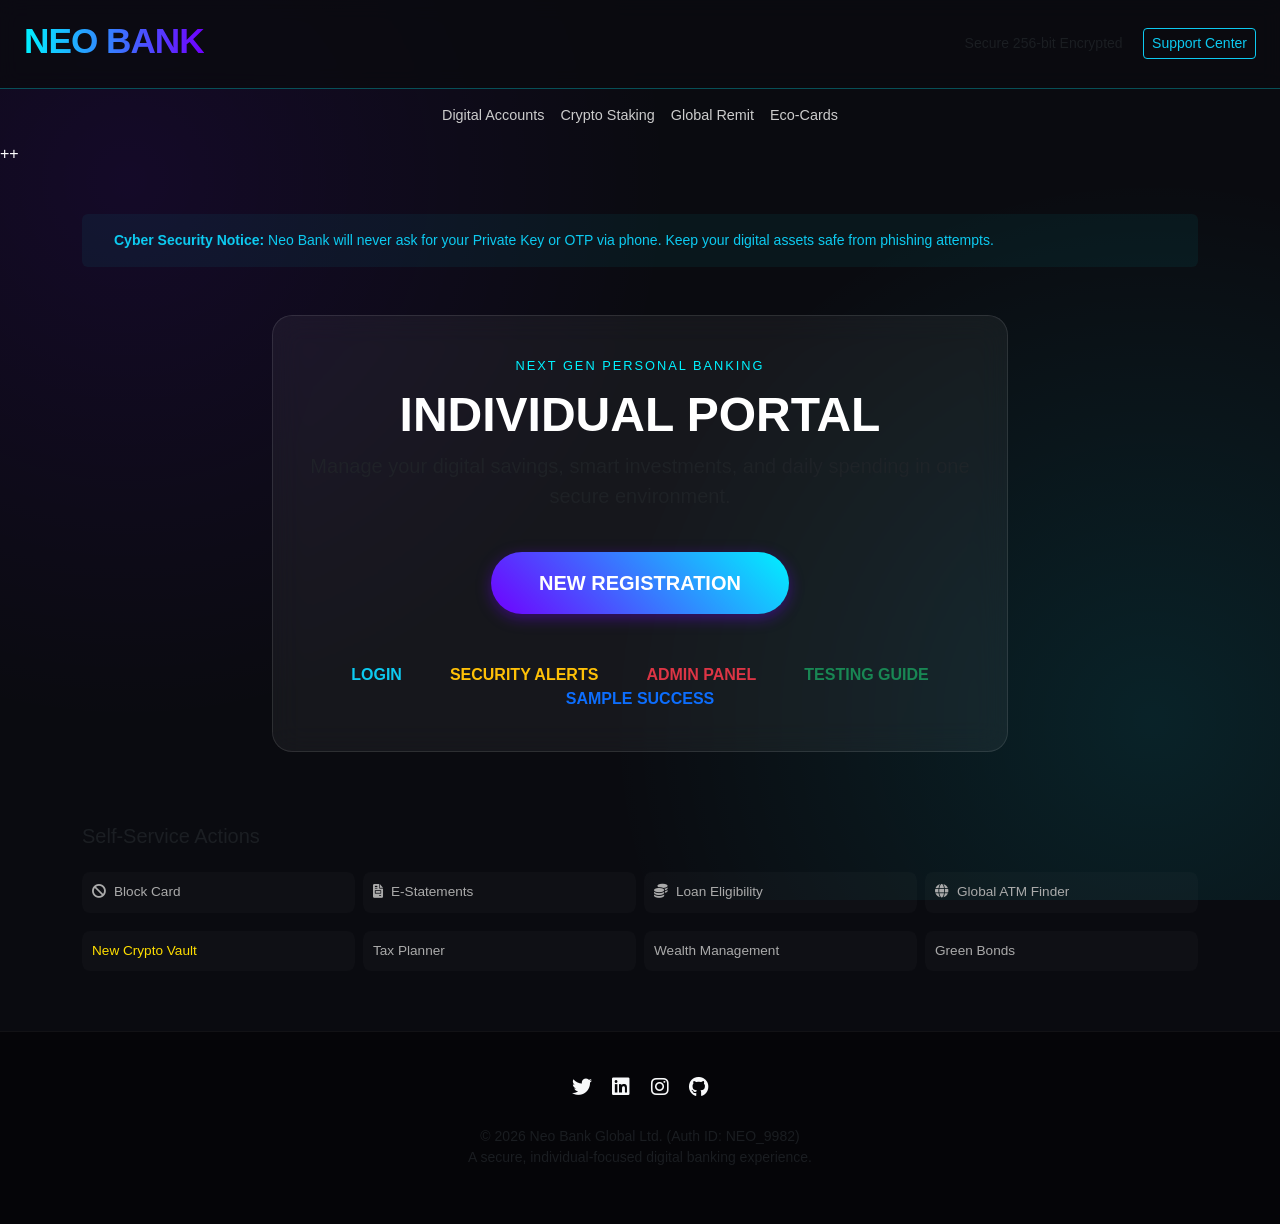
<file: index.html>
<!DOCTYPE html>
<html lang="en">
<head>
    <meta charset="UTF-8">
    <meta name="viewport" content="width=device-width, initial-scale=1.0, minimum-scale=1.0, maximum-scale=6.0">
    <meta name="description" content="Neo Bank - Next Generation Banking">
    <title>Neo Bank | Future of Finance</title>
    
    <link href="https://cdn.jsdelivr.net/npm/bootstrap@5.3.3/dist/css/bootstrap.min.css" rel="stylesheet">
    <link href="https://cdnjs.cloudflare.com/ajax/libs/font-awesome/6.0.0/css/all.min.css" rel="stylesheet">
    <link href="style.css" rel="stylesheet">
</head>
<body>

<div id="wrapper">
    <header class="container-fluid px-4 d-flex justify-content-between align-items-center">
        <a href="index.html" class="neo-logo">NEO BANK</a>
        <div class="d-none d-md-block">
            <span class="text-muted small me-3">Secure 256-bit Encrypted</span>
            <a href="#mainContent" class="btn btn-outline-info btn-sm">Support Center</a>
        </div>
    </header>

    <nav class="navbar navbar-expand-lg navbar-dark sticky-top">
        <div class="container-fluid">
            <button class="navbar-toggler" type="button" data-bs-toggle="collapse" data-bs-target="#navbarNav">
                <span class="navbar-toggler-icon"></span>
            </button>
            <div class="collapse navbar-collapse justify-content-center" id="navbarNav">
                <ul class="navbar-nav">
                    <li class="nav-item"><a class="nav-link" href="#">Digital Accounts</a></li>
                    <li class="nav-item"><a class="nav-link" href="#">Crypto Staking</a></li>
                    <li class="nav-item"><a class="nav-link" href="#">Global Remit</a></li>
                    <li class="nav-item"><a class="nav-link" href="#">Eco-Cards</a></li>
                </ul>
            </div>
        </div>
    </nav>++
    <main id="mainContent" class="container mt-5">
        <div class="alert border-0 bg-dark text-info small mb-5 d-flex align-items-center cyber-notice">
            <i class="fas fa-shield-halved me-3 fs-4"></i>
             <div>
                <strong>Cyber Security Notice:</strong> Neo Bank will never ask for your Private Key or OTP via phone. 
                Keep your digital assets safe from phishing attempts.
            </div>
        </div>
        <div class="row justify-content-center">
            <div class="col-lg-8 col-md-10">
                <div class="banking_section">
                    <span class="personal_highlight">Next Gen Personal Banking</span>
                    <h2 class="fw-bold display-5">INDIVIDUAL PORTAL</h2>
                    <p class="text-muted fs-5">Manage your digital savings, smart investments, and daily spending in one secure environment.</p>
                    
                    <a class="login--new px-5 py-3 fs-5" href="registration.html">NEW REGISTRATION</a>
                    
                    <div class="row mt-4 justify-content-center">
                        <div class="col-auto px-4">
                            <a href="loginpage.html" class="text-info text-decoration-none fw-bold">LOGIN</a>
                        </div>
                        <div class="col-auto px-4">
                            <a href="suspicious-alert.html" class="text-warning text-decoration-none fw-bold">SECURITY ALERTS</a>
                        </div>
                        <div class="col-auto px-4">
                            <a href="admin-unlock.html" class="text-danger text-decoration-none fw-bold">ADMIN PANEL</a>
                        </div>
                        <div class="col-auto px-4">
                            <a href="testing-guide.html" class="text-success text-decoration-none fw-bold">TESTING GUIDE</a>
                        </div>
                        <div class="col-auto px-4">
                            <a href="registration-success.html" class="text-primary text-decoration-none fw-bold">SAMPLE SUCCESS</a>
                        </div>
                    </div>
                </div>
            </div>
        </div>

        <div id="useful-links" class="mt-5 pt-4">
            <h5 class="mb-4 text-muted">Self-Service Actions</h5>
            <div class="row row-cols-2 row-cols-md-4 g-2">
                <div class="col"><a href="#"><i class="fas fa-ban me-2"></i>Block Card</a></div>
                <div class="col"><a href="#"><i class="fas fa-file-invoice me-2"></i>E-Statements</a></div>
                <div class="col"><a href="#"><i class="fas fa-coins me-2"></i>Loan Eligibility</a></div>
                <div class="col"><a href="#"><i class="fas fa-globe me-2"></i>Global ATM Finder</a></div>
                <div class="col"><a href="#"><span class="new_blink">New Crypto Vault</span></a></div>
                <div class="col"><a href="#">Tax Planner</a></div>
                <div class="col"><a href="#">Wealth Management</a></div>
                <div class="col"><a href="#">Green Bonds</a></div>
            </div>
        </div>
    </main>

    <footer class="text-center">
        <div class="container">
            <div class="mb-4">
                <a href="#" class="text-light mx-2 fs-5"><i class="fab fa-twitter"></i></a>
                <a href="#" class="text-light mx-2 fs-5"><i class="fab fa-linkedin"></i></a>
                <a href="#" class="text-light mx-2 fs-5"><i class="fab fa-instagram"></i></a>
                <a href="#" class="text-light mx-2 fs-5"><i class="fab fa-github"></i></a>
            </div>
            <p class="small text-muted mb-0">&copy; 2026 Neo Bank Global Ltd. (Auth ID: NEO_9982)</p>
            <p class="small text-muted">A secure, individual-focused digital banking experience.</p>
        </div>
    </footer>
</div>

<script src="https://code.jquery.com/jquery-3.7.1.min.js"></script>
<script src="https://cdn.jsdelivr.net/npm/bootstrap@5.3.3/dist/js/bootstrap.bundle.min.js"></script>
<script src="suspicious.js"></script>
<script src="main.js"></script>
</body>
</html>
</file>
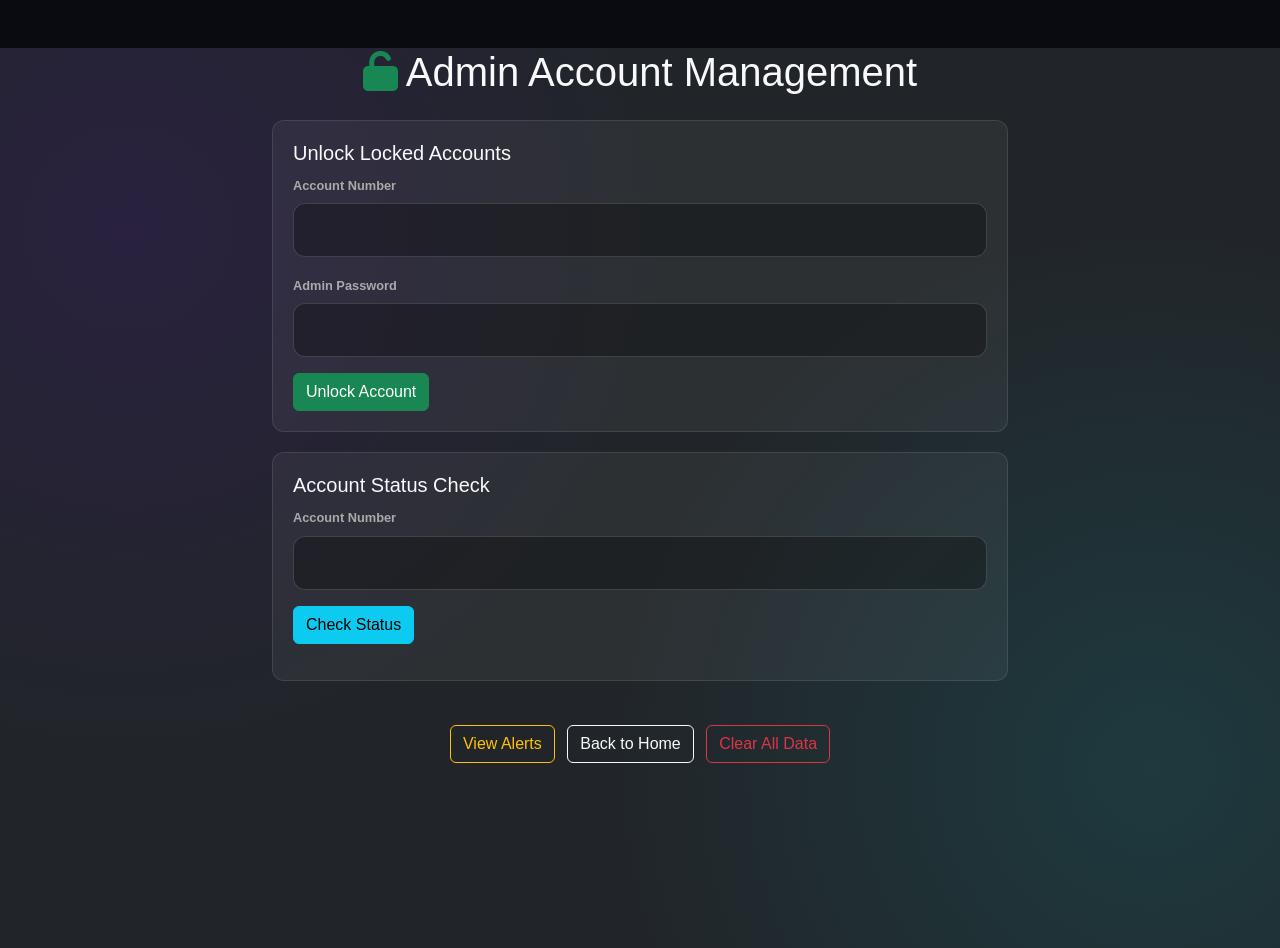
<file: admin-unlock.html>
<!DOCTYPE html>
<html lang="en">
<head>
    <meta charset="UTF-8">
    <meta name="viewport" content="width=device-width, initial-scale=1.0">
    <title>Neo Bank | Admin Account Unlock</title>
    <link href="https://cdn.jsdelivr.net/npm/bootstrap@5.3.3/dist/css/bootstrap.min.css" rel="stylesheet">
    <link href="https://cdnjs.cloudflare.com/ajax/libs/font-awesome/6.0.0/css/all.min.css" rel="stylesheet">
    <link href="style.css" rel="stylesheet">
</head>
<body class="bg-dark text-light">
    <div class="container mt-5">
        <h1 class="text-center mb-4"><i class="fas fa-unlock text-success me-2"></i>Admin Account Management</h1>

        <div class="row justify-content-center">
            <div class="col-md-8">
                <div class="unlock-card">
                    <h5>Unlock Locked Accounts</h5>
                    <form id="unlock-form">
                        <div class="mb-3">
                            <label for="account-no" class="form-label">Account Number</label>
                            <input type="text" class="form-control" id="account-no" required>
                        </div>
                        <div class="mb-3">
                            <label for="admin-password" class="form-label">Admin Password</label>
                            <input type="password" class="form-control" id="admin-password" required>
                        </div>
                        <button type="submit" class="btn btn-success">Unlock Account</button>
                    </form>
                </div>

                <div class="unlock-card">
                    <h5>Account Status Check</h5>
                    <form id="status-form">
                        <div class="mb-3">
                            <label for="check-account" class="form-label">Account Number</label>
                            <input type="text" class="form-control" id="check-account" required>
                        </div>
                        <button type="submit" class="btn btn-info">Check Status</button>
                    </form>
                    <div id="status-result" class="mt-3"></div>
                </div>
            </div>
        </div>

        <div class="text-center mt-4">
            <a href="suspicious-alert.html" class="btn btn-outline-warning">View Alerts</a>
            <a href="indexlogin.html" class="btn btn-outline-light ms-2">Back to Home</a>
            <button class="btn btn-outline-danger ms-2" onclick="clearAllData()">Clear All Data</button>
        </div>
    </div>

    <script src="https://code.jquery.com/jquery-3.7.1.min.js"></script>
    <script src="https://cdn.jsdelivr.net/npm/bootstrap@5.3.3/dist/js/bootstrap.bundle.min.js"></script>
    <script src="account-lock.js"></script>
    <script src="suspicious.js"></script>
    <script src="main.js"></script>
</body>
</html>
</file>
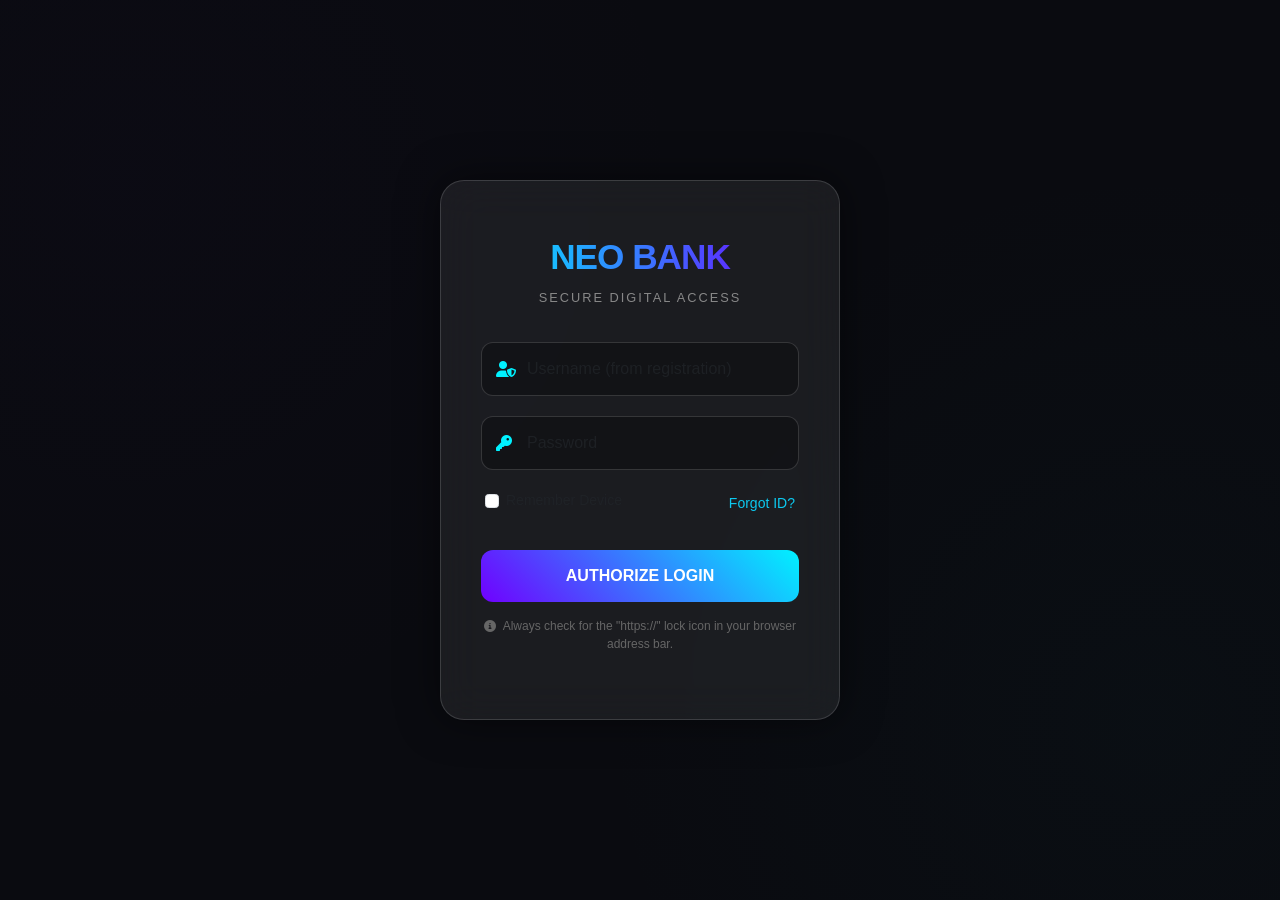
<file: dashboard.html>
<!DOCTYPE html>
<html lang="en">
<head>
    <meta charset="UTF-8">
    <meta name="viewport" content="width=device-width, initial-scale=1.0">
    <title>Neo Bank | Future Dashboard</title>
    <link href="https://cdn.jsdelivr.net/npm/bootstrap@5.3.3/dist/css/bootstrap.min.css" rel="stylesheet">
    <link href="https://cdnjs.cloudflare.com/ajax/libs/font-awesome/6.0.0/css/all.min.css" rel="stylesheet">
    <style>
        :root { --primary-neon: #00f2ff; }
        body { background: #0a0a0a !important; font-family: 'Segoe UI', Tahoma, Geneva, Verdana, sans-serif; }
        
        .dashboard-card {
            background: rgba(255, 255, 255, 0.03);
            backdrop-filter: blur(10px);
            border: 1px solid rgba(255, 255, 255, 0.1);
            border-radius: 16px;
            padding: 20px;
            transition: 0.3s;
        }
        .dashboard-card:hover { transform: translateY(-5px); box-shadow: 0 10px 20px rgba(0, 242, 255, 0.1); }
        
        .btn-quick-action {
            background: rgba(0, 242, 255, 0.1);
            border: 1px solid var(--primary-neon);
            color: var(--primary-neon);
            border-radius: 12px;
            padding: 15px;
            width: 100%;
            transition: 0.3s;
            cursor: pointer;
            position: relative;
        }
        .btn-quick-action:hover { background: var(--primary-neon); color: #000; }
        
        .security-badge-live { font-size: 0.7rem; padding: 4px 8px; border-radius: 20px; background: rgba(40, 167, 69, 0.2); color: #28a745; border: 1px solid #28a745; }
        .no-tx-alert { color: #ff4b2b; font-weight: 900; letter-spacing: 3px; text-transform: uppercase; padding: 30px; }
        .profile-label { font-size: 0.65rem; color: #aaa; text-transform: uppercase; margin-bottom: 2px; }
        .profile-value { font-size: 0.85rem; font-weight: 600; color: #fff; word-break: break-all; }
        
        .pin-input-field {
            background: #1a1a1a;
            border: 1px solid #333;
            color: var(--primary-neon);
            text-align: center;
            font-size: 2rem;
            letter-spacing: 15px;
            font-weight: bold;
        }
        .pin-input-field:focus { background: #1a1a1a; border-color: var(--primary-neon); color: #fff; box-shadow: none; }

        .scanner-box {
            position: relative;
            border: 2px solid var(--primary-neon);
            display: inline-block;
            padding: 40px;
            border-radius: 15px;
            overflow: hidden;
            background: rgba(0, 242, 255, 0.05);
        }
        .scan-line {
            position: absolute;
            width: 100%;
            height: 2px;
            background: var(--primary-neon);
            top: 0;
            left: 0;
            box-shadow: 0 0 15px var(--primary-neon);
            animation: moveLine 2s infinite linear;
        }
        @keyframes moveLine {
            0% { top: 0; }
            100% { top: 100%; }
        }

        .qr-placeholder {
            background: white;
            padding: 10px;
            border-radius: 10px;
            display: inline-block;
            margin-top: 15px;
        }
    </style>
</head>
<body class="bg-dark text-light">

    <nav class="navbar navbar-expand-lg navbar-dark bg-dark border-bottom border-secondary sticky-top">
        <div class="container">
            <a class="navbar-brand fw-bold text-info" href="#">NEO BANK <span class="ms-2 security-badge-live">Live Protection</span></a>
            <div class="navbar-nav ms-auto d-flex align-items-center">
                <button class="btn btn-link text-info text-decoration-none me-3 small" onclick="alert('Support Ticket Created. We will contact you soon.')">
                    <i class="fas fa-headset me-1"></i> Help & Support
                </button>
                <button class="btn btn-outline-info btn-sm me-2" data-bs-toggle="modal" data-bs-target="#profileModal">
                    <i class="fas fa-user-circle me-1"></i> My Profile
                </button>
                <button class="btn btn-outline-danger btn-sm ms-2" onclick="logout()">Logout</button>
            </div>
        </div>
    </nav>

    <div class="container mt-4">
        <div class="d-flex justify-content-between align-items-center mb-4">
            <div>
                <h2 class="mb-0">Hello, <span id="display-name" class="text-info">User</span></h2>
                <p class="text-muted">Secure Session ID: <span id="session-id" class="font-monospace">----</span></p>
            </div>
            <div class="text-end d-none d-md-block">
                <div class="small text-muted">NEO-SHIELD STATUS</div>
                <div class="fw-bold text-success"><i class="fas fa-check-double me-1"></i> ENCRYPTED</div>
            </div>
        </div>
        
        <div class="row g-4">
            <div class="col-lg-8">
                <div class="dashboard-card mb-4 overflow-hidden" style="background: linear-gradient(135deg, rgba(0,242,255,0.05) 0%, rgba(0,0,0,0) 100%);">
                    <h5><i class="fas fa-wallet me-2 text-info"></i>Available Balance</h5>
                    <div class="balance-display py-3" id="balance-display" style="font-size: 3rem; font-weight: 800;">₹0</div>
                    <div class="row mt-3">
                        <div class="col-6">
                            <small class="text-muted d-block">Account Number</small>
                            <span id="display-account-no" class="fw-bold text-info">----</span>
                        </div>
                        <div class="col-6 text-end">
                            <span class="badge bg-success">ACTIVE</span>
                        </div>
                    </div>
                </div>

                <div class="row g-3 mb-4">
                    <div class="col-4"><button class="btn-quick-action" onclick="focusTransfer()"><i class="fas fa-paper-plane d-block mb-1"></i> Send</button></div>
                    <div class="col-4"><button class="btn-quick-action" data-bs-toggle="modal" data-bs-target="#scanModal"><i class="fas fa-qrcode d-block mb-1"></i> Scan</button></div>
                    <div class="col-4"><button class="btn-quick-action" onclick="checkGuardStatus()"><i class="fas fa-shield-alt d-block mb-1"></i> Guard</button></div>
                </div>

                <div class="dashboard-card">
                    <h5><i class="fas fa-history me-2 text-info"></i>Recent Transactions</h5>
                    <hr class="border-secondary">
                    <div id="transactions-list"></div>
                </div>
            </div>

            <div class="col-lg-4">
                <div class="dashboard-card mb-4">
                    <h5><i class="fas fa-exchange-alt me-2 text-info"></i>Transfer Money</h5>
                    <form id="transfer-form" class="mt-3">
                        <div class="mb-3">
                            <label class="small text-muted mb-1">RECIPIENT ACCOUNT</label>
                            <input type="text" class="form-control bg-dark text-light border-secondary" id="recipient" placeholder="Enter Account No" required>
                        </div>
                        <div class="mb-3">
                            <label class="small text-muted mb-1">AMOUNT (₹)</label>
                            <input type="number" class="form-control bg-dark text-light border-secondary" id="amount" placeholder="5000" required>
                        </div>
                        <button type="submit" class="btn btn-info w-100 fw-bold py-2 mt-2">AUTHORIZE TRANSFER</button>
                    </form>
                </div>
                <div class="dashboard-card" style="border-left: 4px solid var(--primary-neon);">
                    <h6><i class="fas fa-mobile-alt me-2"></i>Security Info</h6>
                    <p class="small text-muted mb-1 mt-3">DEVICE BOUND ID</p>
                    <code id="display-device-id-sidebar" class="text-info small">Detecting...</code>
                </div>
            </div>
        </div>
    </div>

    <div class="modal fade" id="pinModal" tabindex="-1" aria-hidden="true" data-bs-backdrop="static">
        <div class="modal-dialog modal-dialog-centered">
            <div class="modal-content bg-dark text-light border border-info">
                <div class="modal-header border-secondary">
                    <h5 class="modal-title text-info"><i class="fas fa-lock me-2"></i>Security Authorization</h5>
                    <button type="button" class="btn-close btn-close-white" data-bs-dismiss="modal"></button>
                </div>
                <div class="modal-body text-center py-4">
                    <p>Enter your 6-digit PIN to authorize the transfer of <span id="pin-modal-amount" class="text-info fw-bold"></span> to <span id="pin-modal-recipient" class="text-info fw-bold"></span>.</p>
                    <input type="password" maxlength="6" class="form-control pin-input-field mx-auto w-75" id="auth-pin" placeholder="••••••">
                    <div id="pin-error" class="text-danger small mt-2" style="display:none;">Incorrect PIN. Please try again.</div>
                </div>
                <div class="modal-footer border-secondary">
                    <button type="button" class="btn btn-secondary" data-bs-dismiss="modal">Cancel</button>
                    <button type="button" class="btn btn-info fw-bold" onclick="verifyPinAndExecute()">CONFIRM PAYMENT</button>
                </div>
            </div>
        </div>
    </div>

    <div class="modal fade" id="scanModal" tabindex="-1" aria-hidden="true">
        <div class="modal-dialog modal-dialog-centered">
            <div class="modal-content bg-dark text-light border border-info">
                <div class="modal-header border-secondary">
                    <h5 class="modal-title text-info"><i class="fas fa-qrcode me-2"></i>Quantum Scanner</h5>
                    <button type="button" class="btn-close btn-close-white" data-bs-dismiss="modal"></button>
                </div>
                <div class="modal-body text-center py-5">
                    <div class="scanner-box mb-4">
                        <i class="fas fa-expand fa-4x text-info opacity-50"></i>
                        <div class="scan-line"></div>
                    </div>
                    <h5>Searching for Recipient...</h5>
                    <p class="text-muted small">Align the Neo-Code within the frame</p>
                    <button class="btn btn-sm btn-outline-info mt-3" onclick="simulateSuccessfulScan()">
                        <i class="fas fa-bolt me-1"></i> SIMULATE SCAN (TEST)
                    </button>
                </div>
            </div>
        </div>
    </div>

    <div class="modal fade" id="profileModal" tabindex="-1" aria-hidden="true">
        <div class="modal-dialog modal-dialog-centered">
            <div class="modal-content bg-dark text-light border border-info">
                <div class="modal-header border-secondary">
                    <h5 class="modal-title text-info"><i class="fas fa-id-badge me-2"></i>My Neo Profile</h5>
                    <button type="button" class="btn-close btn-close-white" data-bs-dismiss="modal"></button>
                </div>
                <div class="modal-body">
                    <div class="text-center mb-4">
                        <div class="bg-info d-inline-block rounded-circle p-3 mb-2">
                            <i class="fas fa-user-shield fa-3x text-dark"></i>
                        </div>
                        <h4 id="profile-name" class="mb-0">Name</h4>
                        <p class="text-info small mb-0" id="profile-acc-id">ID: ----</p>
                    </div>

                    <div class="dashboard-card bg-black border-secondary">
                        <div class="row g-3">
                            <div class="col-6">
                                <label class="profile-label">Full Name</label>
                                <div id="p-name" class="profile-value">--</div>
                            </div>
                            <div class="col-6">
                                <label class="profile-label">Date of Birth</label>
                                <div id="p-dob" class="profile-value">--</div>
                            </div>
                            <div class="col-12">
                                <label class="profile-label">Gmail / Email</label>
                                <div id="p-email" class="profile-value">--</div>
                            </div>
                            <div class="col-12">
                                <label class="profile-label">Device Bound ID</label>
                                <div id="p-device" class="profile-value font-monospace text-info small" style="font-size: 0.7rem;">--</div>
                            </div>
                        </div>
                        
                        <div class="text-center mt-4 pt-3 border-top border-secondary">
                            <label class="profile-label d-block">Your Personal Neo-Code</label>
                            <div class="qr-placeholder">
                                <img src="https://api.qrserver.com/v1/create-qr-code/?size=120x120&data=NEOBANK_USER" id="profile-qr" alt="QR Code" width="120">
                            </div>
                            <p class="text-muted small mt-2">Others can scan this to pay you</p>
                        </div>
                    </div>
                </div>
                <div class="modal-footer border-secondary">
                    <button class="btn btn-outline-info w-100" onclick="window.print()">Download Profile Card</button>
                </div>
            </div>
        </div>
    </div>

    <script src="https://code.jquery.com/jquery-3.7.1.min.js"></script>
    <script src="https://cdn.jsdelivr.net/npm/bootstrap@5.3.3/dist/js/bootstrap.bundle.min.js"></script>
    
    <script>
        const currentAccNo = localStorage.getItem("currentAccount");
        const accounts = JSON.parse(localStorage.getItem("neoBankAccounts")) || {};
        const user = accounts[currentAccNo];
        let pendingTransfer = null;

        if (!currentAccNo || !user) {
            window.location.href = "loginpage.html";
        }

        $(document).ready(function() {
            if(user) {
                animateValue("balance-display", 0, user.balance, 1500);
                $("#display-name").text(user.fullName.split(' ')[0]);
                $("#display-account-no").text(currentAccNo);
                $("#display-device-id-sidebar").text(user.deviceBoundId || "NB-DEVICE-X99");
                $("#session-id").text(Math.random().toString(36).substr(2, 9).toUpperCase());
                
                $("#profile-name").text(user.fullName);
                $("#profile-acc-id").text("ID: " + currentAccNo);
                $("#p-name").text(user.fullName);
                $("#p-dob").text(user.dob || "2008-11-25");
                $("#p-email").text(user.username + "@gmail.com");
                $("#p-device").text(user.deviceBoundId || "NB-MMDJ1TPNZ8V1K");
                $("#profile-qr").attr("src", `https://api.qrserver.com/v1/create-qr-code/?size=120x120&data=${currentAccNo}`);

                loadTransactions();
            }

            $('#transfer-form').on('submit', function(e) {
                e.preventDefault();
                const amount = parseFloat($('#amount').val());
                const recipient = $('#recipient').val();

                if (amount > user.balance) {
                    alert("🚨 TRANSACTION DENIED: Insufficient vault balance.");
                    return;
                }
                if (recipient === currentAccNo) {
                    alert("🚨 ERROR: Cannot transfer to yourself.");
                    return;
                }

                pendingTransfer = { amount, recipient };
                $("#pin-modal-amount").text("₹" + amount.toLocaleString());
                $("#pin-modal-recipient").text(recipient);
                $("#auth-pin").val('');
                $("#pin-error").hide();
                
                new bootstrap.Modal(document.getElementById('pinModal')).show();
            });
        });

        function verifyPinAndExecute() {
            const enteredPin = $("#auth-pin").val();
            if(enteredPin === user.password) {
                user.balance -= pendingTransfer.amount;
                accounts[currentAccNo] = user;
                localStorage.setItem("neoBankAccounts", JSON.stringify(accounts));

                const allTx = JSON.parse(localStorage.getItem("neoBankTransactions")) || [];
                allTx.unshift({
                    from: currentAccNo,
                    to: pendingTransfer.recipient,
                    amount: pendingTransfer.amount,
                    date: new Date().toLocaleString()
                });
                localStorage.setItem("neoBankTransactions", JSON.stringify(allTx));

                alert("✅ TRANSFER SUCCESSFUL");
                location.reload();
            } else {
                $("#pin-error").fadeIn();
            }
        }

        function simulateSuccessfulScan() {
            const mockIDs = ["1044521", "1099823", "1022341"];
            const foundID = mockIDs[Math.floor(Math.random() * mockIDs.length)];
            bootstrap.Modal.getInstance(document.getElementById('scanModal')).hide();
            $('#recipient').val(foundID);
            $('#amount').focus();
            document.getElementById('transfer-form').scrollIntoView({ behavior: 'smooth' });
            alert("⚡ NEO-CODE DETECTED: Recipient " + foundID);
        }

        function loadTransactions() {
            const allTransactions = JSON.parse(localStorage.getItem("neoBankTransactions")) || [];
            const userTransactions = allTransactions.filter(t => t.from === currentAccNo || t.to === currentAccNo);
            const container = $("#transactions-list");
            
            if (userTransactions.length === 0) {
                container.html(`<div class="no-tx-alert">NO TRANSACTIONS</div>`);
            } else {
                container.empty();
                userTransactions.forEach(tx => {
                    const isReceived = tx.to === currentAccNo;
                    container.append(`
                        <div class="d-flex justify-content-between align-items-center mb-3">
                            <div>
                                <div class="fw-bold">${isReceived ? 'Received from' : 'Sent to'} ${isReceived ? tx.from : tx.to}</div>
                                <small class="text-muted">${tx.date}</small>
                            </div>
                            <div class="${isReceived ? 'text-success' : 'text-danger'} fw-bold">
                                ${isReceived ? '+' : '-'} ₹${tx.amount.toLocaleString()}
                            </div>
                        </div>
                    `);
                });
            }
        }

        function logout() {
            localStorage.setItem("isLoggedIn", "false");
            localStorage.removeItem("currentAccount");
            window.location.href = "loginpage.html";
        }
        function focusTransfer() { document.getElementById('recipient').focus(); }
        function checkGuardStatus() { alert(`🛡️ NEO-GUARD LIVE: Session is Encrypted.`); }

        function animateValue(id, start, end, duration) {
            let obj = document.getElementById(id);
            let startTimestamp = null;
            const step = (timestamp) => {
                if (!startTimestamp) startTimestamp = timestamp;
                const progress = Math.min((timestamp - startTimestamp) / duration, 1);
                obj.innerHTML = "₹" + Math.floor(progress * (end - start) + start).toLocaleString();
                if (progress < 1) window.requestAnimationFrame(step);
            };
            window.requestAnimationFrame(step);
        }
    </script>
</body>
</html>
</file>
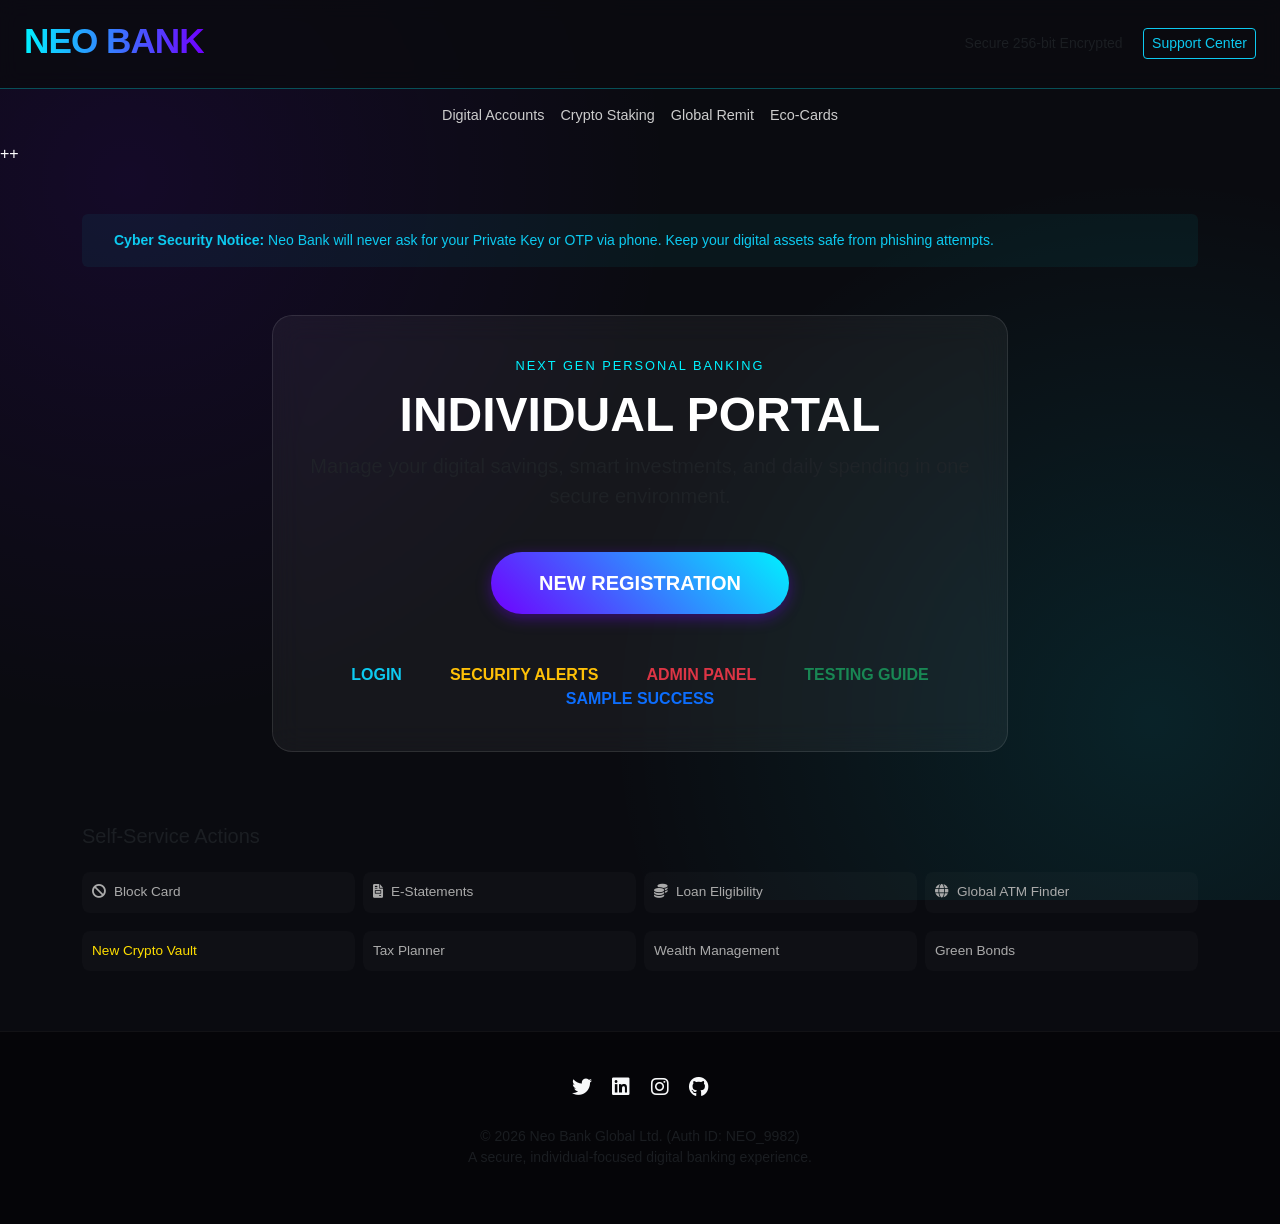
<file: indexlogin.html>
<!DOCTYPE html>
<html lang="en">
<head>
    <meta charset="UTF-8">
    <meta name="viewport" content="width=device-width, initial-scale=1.0, minimum-scale=1.0, maximum-scale=6.0">
    <meta name="description" content="Neo Bank - Next Generation Banking">
    <title>Neo Bank | Future of Finance</title>
    
    <link href="https://cdn.jsdelivr.net/npm/bootstrap@5.3.3/dist/css/bootstrap.min.css" rel="stylesheet">
    <link href="https://cdnjs.cloudflare.com/ajax/libs/font-awesome/6.0.0/css/all.min.css" rel="stylesheet">
    <link href="style.css" rel="stylesheet">
</head>
<body>

<div id="wrapper">
    <header class="container-fluid px-4 d-flex justify-content-between align-items-center">
        <a href="index.html" class="neo-logo">NEO BANK</a>
        <div class="d-none d-md-block">
            <span class="text-muted small me-3">Secure 256-bit Encrypted</span>
            <a href="#mainContent" class="btn btn-outline-info btn-sm">Support Center</a>
        </div>
    </header>

    <nav class="navbar navbar-expand-lg navbar-dark sticky-top">
        <div class="container-fluid">
            <button class="navbar-toggler" type="button" data-bs-toggle="collapse" data-bs-target="#navbarNav">
                <span class="navbar-toggler-icon"></span>
            </button>
            <div class="collapse navbar-collapse justify-content-center" id="navbarNav">
                <ul class="navbar-nav">
                    <li class="nav-item"><a class="nav-link" href="#">Digital Accounts</a></li>
                    <li class="nav-item"><a class="nav-link" href="#">Crypto Staking</a></li>
                    <li class="nav-item"><a class="nav-link" href="#">Global Remit</a></li>
                    <li class="nav-item"><a class="nav-link" href="#">Eco-Cards</a></li>
                </ul>
            </div>
        </div>
    </nav>++
    <main id="mainContent" class="container mt-5">
        <div class="alert border-0 bg-dark text-info small mb-5 d-flex align-items-center cyber-notice">
            <i class="fas fa-shield-halved me-3 fs-4"></i>
             <div>
                <strong>Cyber Security Notice:</strong> Neo Bank will never ask for your Private Key or OTP via phone. 
                Keep your digital assets safe from phishing attempts.
            </div>
        </div>
        <div class="row justify-content-center">
            <div class="col-lg-8 col-md-10">
                <div class="banking_section">
                    <span class="personal_highlight">Next Gen Personal Banking</span>
                    <h2 class="fw-bold display-5">INDIVIDUAL PORTAL</h2>
                    <p class="text-muted fs-5">Manage your digital savings, smart investments, and daily spending in one secure environment.</p>
                    
                    <a class="login--new px-5 py-3 fs-5" href="registration.html">NEW REGISTRATION</a>
                    
                    <div class="row mt-4 justify-content-center">
                        <div class="col-auto px-4">
                            <a href="loginpage.html" class="text-info text-decoration-none fw-bold">LOGIN</a>
                        </div>
                        <div class="col-auto px-4">
                            <a href="suspicious-alert.html" class="text-warning text-decoration-none fw-bold">SECURITY ALERTS</a>
                        </div>
                        <div class="col-auto px-4">
                            <a href="admin-unlock.html" class="text-danger text-decoration-none fw-bold">ADMIN PANEL</a>
                        </div>
                        <div class="col-auto px-4">
                            <a href="testing-guide.html" class="text-success text-decoration-none fw-bold">TESTING GUIDE</a>
                        </div>
                        <div class="col-auto px-4">
                            <a href="registration-success.html" class="text-primary text-decoration-none fw-bold">SAMPLE SUCCESS</a>
                        </div>
                    </div>
                </div>
            </div>
        </div>

        <div id="useful-links" class="mt-5 pt-4">
            <h5 class="mb-4 text-muted">Self-Service Actions</h5>
            <div class="row row-cols-2 row-cols-md-4 g-2">
                <div class="col"><a href="#"><i class="fas fa-ban me-2"></i>Block Card</a></div>
                <div class="col"><a href="#"><i class="fas fa-file-invoice me-2"></i>E-Statements</a></div>
                <div class="col"><a href="#"><i class="fas fa-coins me-2"></i>Loan Eligibility</a></div>
                <div class="col"><a href="#"><i class="fas fa-globe me-2"></i>Global ATM Finder</a></div>
                <div class="col"><a href="#"><span class="new_blink">New Crypto Vault</span></a></div>
                <div class="col"><a href="#">Tax Planner</a></div>
                <div class="col"><a href="#">Wealth Management</a></div>
                <div class="col"><a href="#">Green Bonds</a></div>
            </div>
        </div>
    </main>

    <footer class="text-center">
        <div class="container">
            <div class="mb-4">
                <a href="#" class="text-light mx-2 fs-5"><i class="fab fa-twitter"></i></a>
                <a href="#" class="text-light mx-2 fs-5"><i class="fab fa-linkedin"></i></a>
                <a href="#" class="text-light mx-2 fs-5"><i class="fab fa-instagram"></i></a>
                <a href="#" class="text-light mx-2 fs-5"><i class="fab fa-github"></i></a>
            </div>
            <p class="small text-muted mb-0">&copy; 2026 Neo Bank Global Ltd. (Auth ID: NEO_9982)</p>
            <p class="small text-muted">A secure, individual-focused digital banking experience.</p>
        </div>
    </footer>
</div>

<script src="https://code.jquery.com/jquery-3.7.1.min.js"></script>
<script src="https://cdn.jsdelivr.net/npm/bootstrap@5.3.3/dist/js/bootstrap.bundle.min.js"></script>
<script src="suspicious.js"></script>
<script src="main.js"></script>
</body>
</html>
</file>
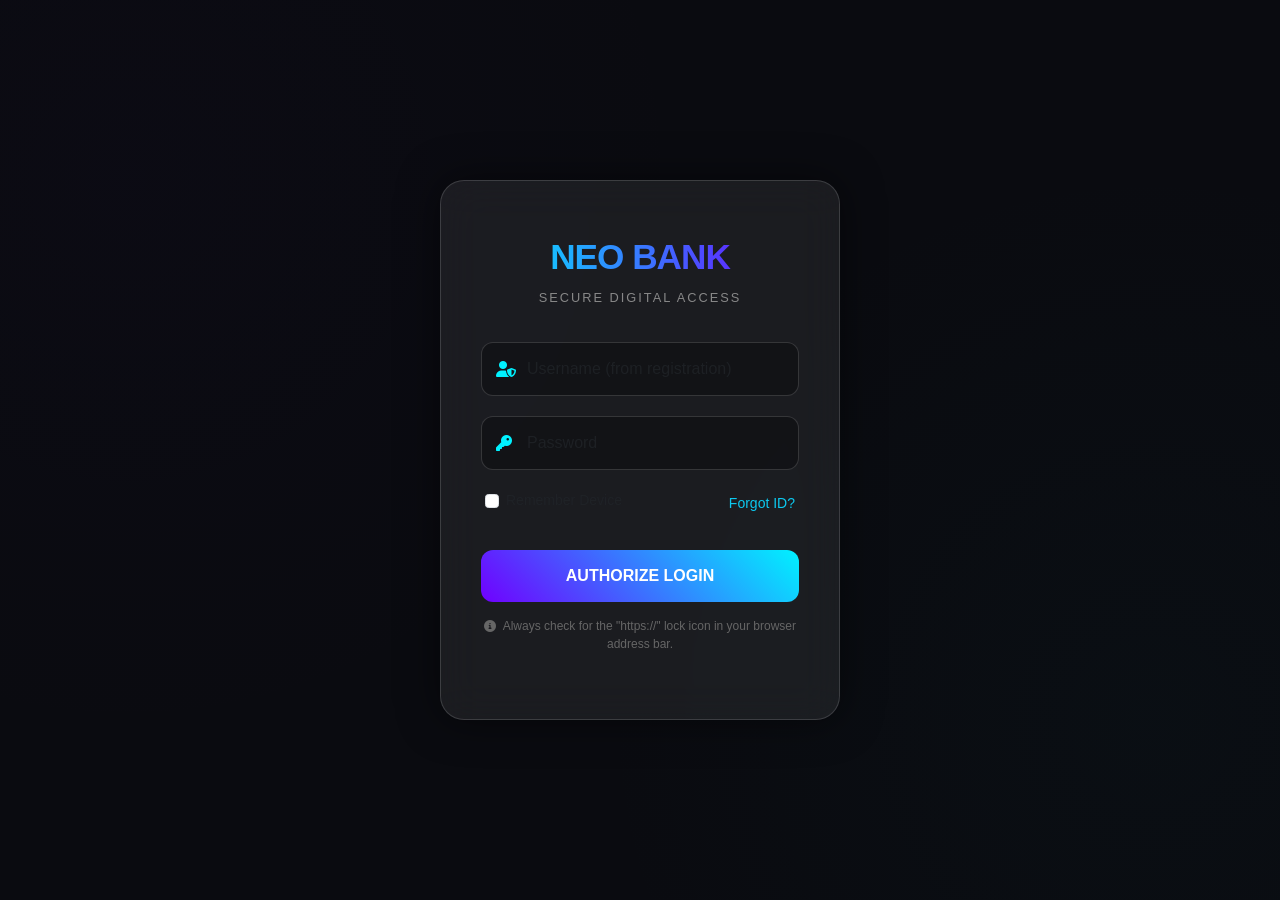
<file: loginpage.html>
<!DOCTYPE html>
<html lang="en">
<head>
    <meta charset="UTF-8">
    <meta name="viewport" content="width=device-width, initial-scale=1.0">
    <title>Neo Bank | Secure Login</title>
    
    <link href="https://cdn.jsdelivr.net/npm/bootstrap@5.3.3/dist/css/bootstrap.min.css" rel="stylesheet">
    <link href="https://cdnjs.cloudflare.com/ajax/libs/font-awesome/6.0.0/css/all.min.css" rel="stylesheet">
    <link href="style.css" rel="stylesheet">
</head>
<body>

<div class="login-wrapper">
    <div class="login-card">
        <a href="#" class="neo-logo">NEO BANK</a>
        <div class="tagline">Secure Digital Access</div>

        <form>
            <div class="form-group">
                <i class="fas fa-user-shield input-icon"></i>
                <input type="text" id="login-username" class="form-control" placeholder="Username (from registration)" required>
            </div>

            <div class="form-group">
                <i class="fas fa-key input-icon"></i>
                <input type="password" id="pwd" class="form-control" placeholder="Password" required>
            </div>

            <div class="form-group device-id-group" id="deviceIdGroup">
                <i class="fas fa-microchip input-icon"></i>
                <input type="text" class="form-control" id="deviceIdInput" placeholder="Device Bound ID (from registration)">
                <small class="text-info">Enter the Device Bound ID shown during registration</small>
            </div>
            
            <div class="d-flex justify-content-between align-items-center mb-4 px-1">
                <div class="form-check small">
                    <input class="form-check-input" type="checkbox" id="remember">
                    <label class="form-check-label text-muted" for="remember">Remember Device</label>
                </div>
                <a href="#" class="small text-info text-decoration-none">Forgot ID?</a>
            </div>

            <button type="submit" class="btn btn-login">AUTHORIZE LOGIN</button>
        </form>

        <p class="security-hint">
            <i class="fas fa-info-circle me-1"></i> 
            Always check for the "https://" lock icon in your browser address bar.
        </p>
    </div>
</div>
<script src="https://code.jquery.com/jquery-3.7.1.min.js"></script>
<script src="account-lock.js"></script>
<script src="main.js"></script>

</body>
</html>
</file>
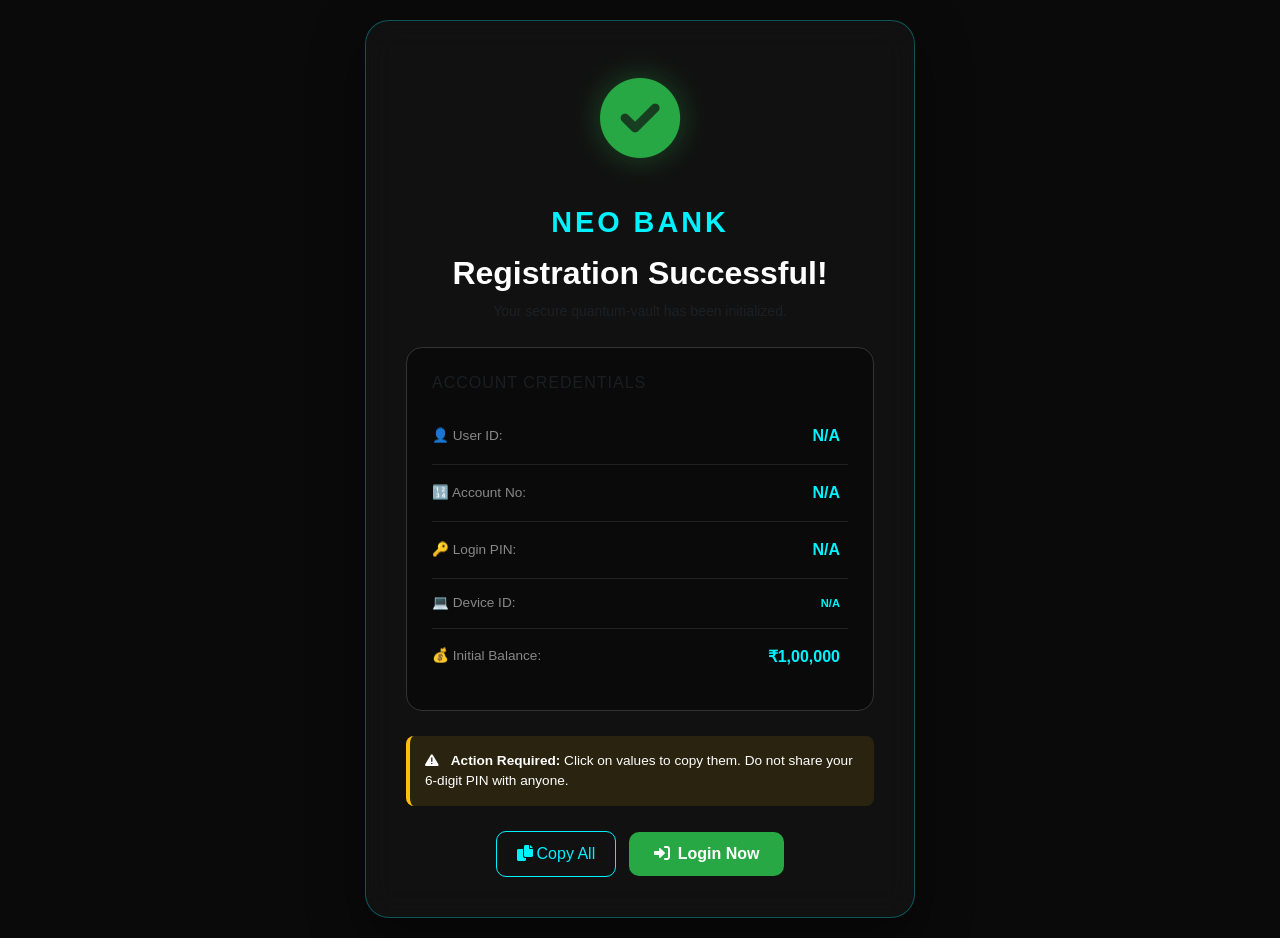
<file: registration-success.html>
<!DOCTYPE html>
<html lang="en">
<head>
    <meta charset="UTF-8">
    <meta name="viewport" content="width=device-width, initial-scale=1.0">
    <title>Neo Bank | Registration Successful</title>
    <link href="https://cdn.jsdelivr.net/npm/bootstrap@5.3.3/dist/css/bootstrap.min.css" rel="stylesheet">
    <link href="https://cdnjs.cloudflare.com/ajax/libs/font-awesome/6.0.0/css/all.min.css" rel="stylesheet">
    <style>
        :root {
            --primary-neon: #00f2ff;
            --success-green: #28a745;
        }
        body { background: #0a0a0a; color: #fff; font-family: 'Segoe UI', sans-serif; }
        
        .success-container {
            min-height: 100vh;
            display: flex;
            align-items: center;
            justify-content: center;
            padding: 20px;
        }
        
        .success-card {
            max-width: 550px;
            width: 100%;
            background: rgba(255, 255, 255, 0.03);
            backdrop-filter: blur(15px);
            border: 1px solid rgba(0, 242, 255, 0.3);
            border-radius: 24px;
            padding: 40px;
            box-shadow: 0 20px 50px rgba(0, 0, 0, 0.5);
        }
        
        .success-icon {
            font-size: 5rem;
            color: var(--success-green);
            text-align: center;
            margin-bottom: 20px;
            filter: drop-shadow(0 0 15px rgba(40, 167, 69, 0.4));
        }
        
        .brand-logo {
            display: block;
            text-align: center;
            font-weight: 900;
            font-size: 1.8rem;
            color: var(--primary-neon);
            text-decoration: none;
            letter-spacing: 3px;
            margin-bottom: 10px;
        }

        .credential-box {
            background: rgba(0, 0, 0, 0.4);
            border-radius: 16px;
            padding: 25px;
            margin: 25px 0;
            border: 1px solid #333;
        }

        .credential-item {
            display: flex;
            justify-content: space-between;
            align-items: center;
            padding: 12px 0;
            border-bottom: 1px solid #222;
        }
        .credential-item:last-child { border-bottom: none; }

        .credential-label { color: #888; font-size: 0.85rem; }
        
        .credential-value {
            color: var(--primary-neon);
            font-weight: 600;
            cursor: pointer;
            transition: 0.3s;
            padding: 4px 8px;
            border-radius: 6px;
        }
        .credential-value:hover { background: rgba(0, 242, 255, 0.1); }

        .warning-box {
            background: rgba(255, 193, 7, 0.1);
            border-left: 4px solid #ffc107;
            padding: 15px;
            border-radius: 8px;
            font-size: 0.85rem;
            margin-bottom: 25px;
        }

        .copy-btn {
            background: transparent;
            border: 1px solid var(--primary-neon);
            color: var(--primary-neon);
            padding: 10px 20px;
            border-radius: 10px;
            transition: 0.3s;
        }
        .copy-btn:hover { background: var(--primary-neon); color: #000; }

        .btn-success-neo {
            background: var(--success-green);
            border: none;
            color: #fff;
            padding: 10px 25px;
            border-radius: 10px;
            text-decoration: none;
            font-weight: bold;
            display: inline-block;
            transition: 0.3s;
        }
        .btn-success-neo:hover { background: #218838; transform: translateY(-2px); color: #fff; }
    </style>
</head>
<body>

<div class="success-container">
    <div class="success-card">
        <div class="success-icon">
            <i class="fas fa-check-circle"></i>
        </div>

        <a href="#" class="brand-logo">NEO BANK</a>

        <div class="text-center">
            <h2 class="mb-2 fw-bold">Registration Successful!</h2>
            <p class="text-muted small">Your secure quantum-vault has been initialized.</p>
        </div>

        <div class="credential-box">
            <h6 class="text-uppercase text-muted mb-3" style="letter-spacing: 1px;">Account Credentials</h6>

            <div class="credential-item">
                <span class="credential-label">👤 User ID:</span>
                <span class="credential-value" onclick="copyToClipboard(this)" id="username">Loading...</span>
            </div>

            <div class="credential-item">
                <span class="credential-label">🔢 Account No:</span>
                <span class="credential-value" onclick="copyToClipboard(this)" id="accountNo">Loading...</span>
            </div>

            <div class="credential-item">
                <span class="credential-label">🔑 Login PIN:</span>
                <span class="credential-value" onclick="copyToClipboard(this)" id="password">Loading...</span>
            </div>

            <div class="credential-item">
                <span class="credential-label">💻 Device ID:</span>
                <span class="credential-value" onclick="copyToClipboard(this)" id="deviceId" style="font-size: 0.7rem;">Loading...</span>
            </div>

            <div class="credential-item">
                <span class="credential-label">💰 Initial Balance:</span>
                <span class="credential-value" id="balance" style="cursor: default;">₹1,00,000</span>
            </div>
        </div>

        <div class="warning-box">
            <i class="fas fa-exclamation-triangle me-2"></i>
            <strong>Action Required:</strong> Click on values to copy them. Do not share your 6-digit PIN with anyone.
        </div>

        <div class="text-center">
            <button class="copy-btn me-2" onclick="copyAllCredentials()">
                <i class="fas fa-copy me-1"></i>Copy All
            </button>
            <a href="loginpage.html" class="btn-success-neo">
                <i class="fas fa-sign-in-alt me-2"></i>Login Now
            </a>
        </div>
    </div>
</div>

<script src="https://code.jquery.com/jquery-3.7.1.min.js"></script>
<script>
    $(document).ready(function() {
        // 1. Get data from URL parameters sent by register.html
        const urlParams = new URLSearchParams(window.location.search);
        
        const user = urlParams.get('username') || "N/A";
        const acc = urlParams.get('accountNo') || "N/A";
        const pass = urlParams.get('password') || "N/A";
        const dev = urlParams.get('deviceId') || "N/A";

        // 2. Populate the fields
        $('#username').text(user);
        $('#accountNo').text(acc);
        $('#password').text(pass);
        $('#deviceId').text(dev);
    });

    // 3. Copy Individual Item
    function copyToClipboard(element) {
        const text = $(element).text();
        navigator.clipboard.writeText(text).then(() => {
            const originalText = text;
            $(element).text("COPIED!").css("color", "#28a745");
            setTimeout(() => {
                $(element).text(originalText).css("color", "#00f2ff");
            }, 1000);
        });
    }

    // 4. Copy All Logic
    function copyAllCredentials() {
        const allText = `NEO BANK CREDENTIALS\n--------------------\nUser ID: ${$('#username').text()}\nAccount No: ${$('#accountNo').text()}\nPIN: ${$('#password').text()}\nDevice ID: ${$('#deviceId').text()}`;
        
        navigator.clipboard.writeText(allText).then(() => {
            alert("All credentials copied to clipboard!");
        });
    }
</script>
</body>
</html>
</file>
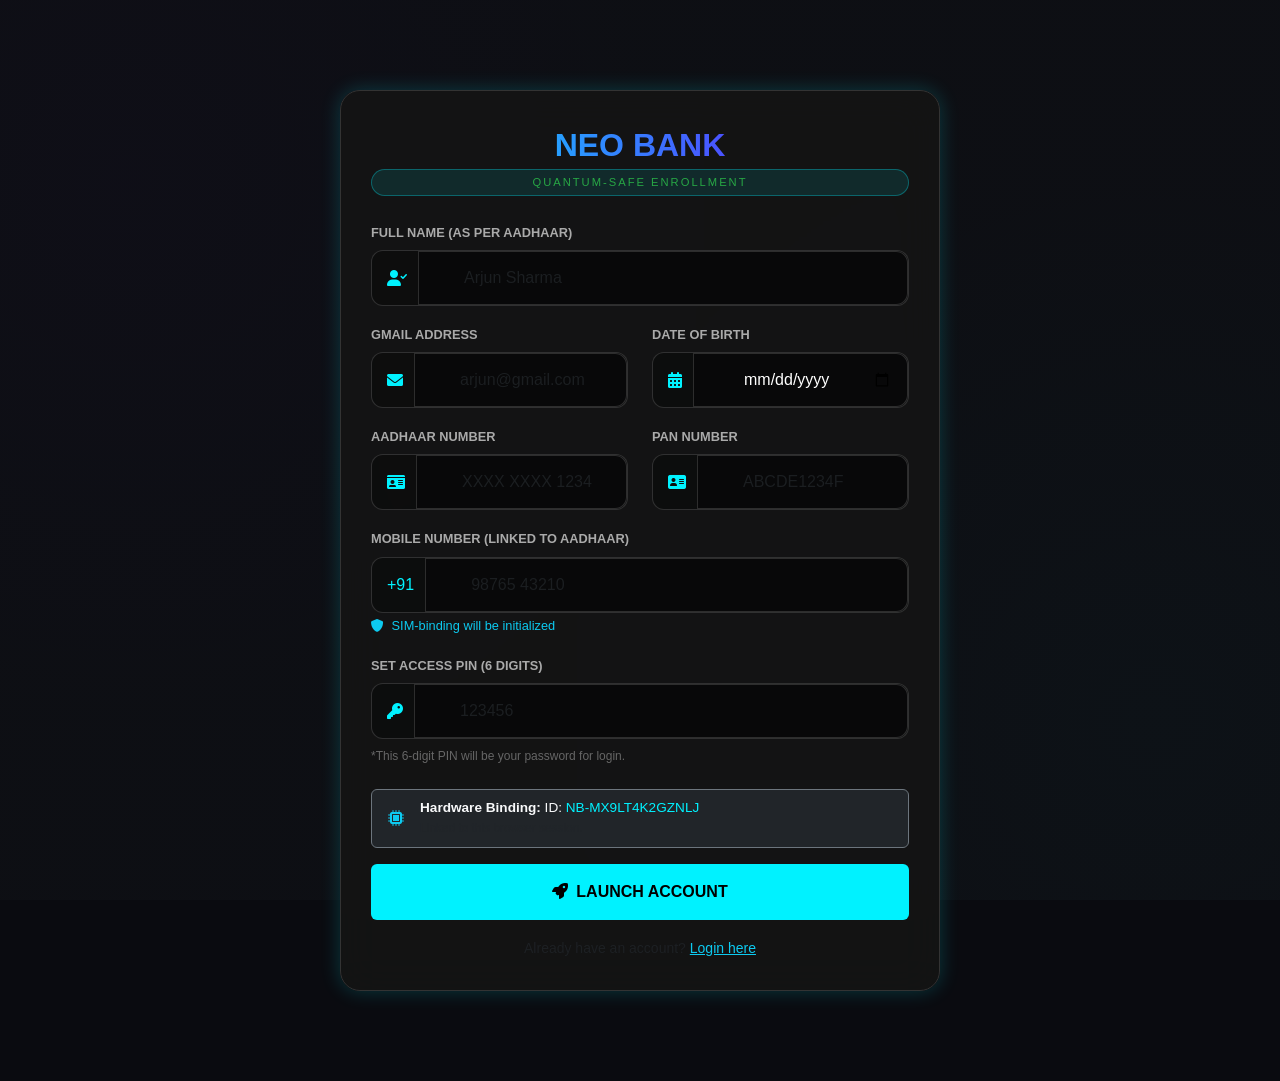
<file: registration.html>
<!DOCTYPE html>
<html lang="en">
<head>
    <meta charset="UTF-8">
    <meta name="viewport" content="width=device-width, initial-scale=1.0">
    <title>Neo Bank | Bharat Registration</title>

    <link href="https://cdn.jsdelivr.net/npm/bootstrap@5.3.3/dist/css/bootstrap.min.css" rel="stylesheet">
    <link href="https://cdnjs.cloudflare.com/ajax/libs/font-awesome/6.0.0/css/all.min.css" rel="stylesheet">
    <link href="style.css" rel="stylesheet">
    <style>
        /* Custom fix for Date Input alignment and behavior */
        #regDob {
            text-align: left; /* Ensures text is on the left */
        }
        
        /* Forces the placeholder/value to stay left even in different browsers */
        input[type="date"]::-webkit-datetime-edit {
            display: flex;
            padding-left: 5px;
        }

        .registration-card {
            max-width: 600px;
            margin: 50px auto;
            background: rgba(20, 20, 20, 0.9);
            padding: 30px;
            border-radius: 20px;
            border: 1px solid #333;
            box-shadow: 0 0 20px rgba(0, 242, 255, 0.2);
        }

        .brand-logo {
            font-size: 2rem;
            font-weight: 900;
            color: #00f2ff;
            text-decoration: none;
        }

        .security-badge {
            display: block;
            font-size: 0.7rem;
            color: #28a745;
            text-transform: uppercase;
            letter-spacing: 2px;
        }

        .pin-hint {
            font-size: 0.75rem;
            color: #666;
        }
    </style>
</head>
<body class="bg-dark text-light">

<div class="bg-container">
    <div class="registration-card">
        <div class="text-center mb-4">
            <a href="indexlogin.html" class="brand-logo">NEO BANK</a>
            <span class="security-badge">Quantum-Safe Enrollment</span>
        </div>

        <form id="regForm">
            <div class="mb-3">
                <label class="form-label">FULL NAME (AS PER AADHAAR)</label>
                <div class="input-group">
                    <span class="input-group-text"><i class="fas fa-user-check"></i></span>
                    <input type="text" class="form-control" id="regFullName" placeholder="Arjun Sharma" required>
                </div>
            </div>

            <div class="row">
                <div class="col-md-6 mb-3">
                    <label class="form-label">GMAIL ADDRESS</label>
                    <div class="input-group">
                        <span class="input-group-text"><i class="fas fa-envelope"></i></span>
                        <input type="email" class="form-control" id="regEmail" placeholder="arjun@gmail.com" required>
                    </div>
                </div>
                <div class="col-md-6 mb-3">
                    <label class="form-label">DATE OF BIRTH</label>
                    <div class="input-group">
                        <span class="input-group-text"><i class="fas fa-calendar-alt"></i></span>
                        <input type="date" 
                               class="form-control" 
                               id="regDob" 
                               min="1940-01-01" 
                               max="2026-12-31" 
                               required>
                    </div>
                </div>
            </div>

            <div class="row">
                <div class="col-md-6 mb-3">
                    <label class="form-label">AADHAAR NUMBER</label>
                    <div class="input-group">
                        <span class="input-group-text"><i class="fas fa-id-card"></i></span>
                        <input type="text" class="form-control" id="regAadhaar" placeholder="XXXX XXXX 1234" maxlength="12" required>
                    </div>
                </div>
                <div class="col-md-6 mb-3">
                    <label class="form-label">PAN NUMBER</label>
                    <div class="input-group">
                        <span class="input-group-text"><i class="fas fa-address-card"></i></span>
                        <input type="text" class="form-control" id="regPan" placeholder="ABCDE1234F" maxlength="10" required>
                    </div>
                </div>
            </div>

            <div class="mb-3">
                <label class="form-label">MOBILE NUMBER (LINKED TO AADHAAR)</label>
                <div class="input-group">
                    <span class="input-group-text">+91</span>
                    <input type="tel" class="form-control" id="regMobile" placeholder="98765 43210" required>
                </div>
                <span class="verif-status text-info" style="font-size: 0.8rem;"><i class="fas fa-shield-alt me-1"></i> SIM-binding will be initialized</span>
            </div>

            <div class="mb-3">
                <label class="form-label">SET ACCESS PIN (6 DIGITS)</label>
                <div class="input-group">
                    <span class="input-group-text"><i class="fas fa-key"></i></span>
                    <input type="password" class="form-control" id="pin" placeholder="123456" maxlength="6" required>
                </div>
                <div class="mt-2 pin-hint">
                    *This 6-digit PIN will be your password for login.
                </div>
            </div>

            <div class="alert alert-info mt-3" id="accountPreview" style="display: none; background: rgba(0, 242, 255, 0.1); border-color: #00f2ff; color: #fff;">
                <h6><i class="fas fa-info-circle me-2"></i>Account Preview</h6>
                <p class="mb-1"><strong>Username:</strong> <span id="previewUsername">Generating...</span></p>
                <p class="mb-1"><strong>Account Number:</strong> <span id="previewAccountNo">Generating...</span></p>
                <small class="text-info">Save these details for login!</small>
            </div>

            <div class="alert bg-dark border-secondary mt-4 py-2">
                <div class="d-flex align-items-center">
                    <i class="fas fa-microchip text-info me-3"></i>
                    <p class="mb-0" style="font-size: 0.85rem;">
                        <strong>Hardware Binding:</strong> ID: <span id="deviceId" style="color: #00f2ff; cursor: pointer;" onclick="copyDeviceId()">detecting...</span>
                        <br><small class="text-muted">Linked to this browser session.</small>
                    </p>
                </div>
            </div>

            <button type="submit" class="btn btn-primary w-100 py-3 fw-bold" style="background: #00f2ff; border: none; color: #000;">
                <i class="fas fa-rocket me-2"></i>LAUNCH ACCOUNT
            </button>

            <div class="text-center mt-3">
                <small class="text-muted">Already have an account? <a href="loginpage.html" class="text-info">Login here</a></small>
            </div>
        </form>
    </div>
</div>

<script src="https://code.jquery.com/jquery-3.7.1.min.js"></script>
<script src="https://cdn.jsdelivr.net/npm/bootstrap@5.3.3/dist/js/bootstrap.bundle.min.js"></script>
<script>
    function getAccounts() { return JSON.parse(localStorage.getItem('neoBankAccounts')) || {}; }
    function saveAccounts(accounts) { localStorage.setItem('neoBankAccounts', JSON.stringify(accounts)); }

    function getDeviceId() {
        let deviceId = localStorage.getItem('neoBankDeviceId');
        if (!deviceId) {
            deviceId = "NB-" + Date.now().toString(36).toUpperCase() + Math.random().toString(36).substr(2, 5).toUpperCase();
            localStorage.setItem('neoBankDeviceId', deviceId);
        }
        return deviceId;
    }

    function copyDeviceId() {
        const deviceId = $('#deviceId').text();
        navigator.clipboard.writeText(deviceId).then(() => {
            const original = $('#deviceId').text();
            $('#deviceId').text('COPIED!');
            setTimeout(() => $('#deviceId').text(original), 1000);
        });
    }

    $(document).ready(function() {
        const hardwareID = getDeviceId();
        $('#deviceId').text(hardwareID);

        // Preview logic
        $('#regFullName').on('input', function() {
            const name = $(this).val();
            if (name.length > 2) {
                const accNo = '10' + Math.floor(Math.random() * 90000 + 10000);
                const user = name.toLowerCase().replace(/\s+/g, '') + accNo.slice(-4);
                $('#previewUsername').text(user);
                $('#previewAccountNo').text(accNo);
                $('#accountPreview').show();
            } else {
                $('#accountPreview').hide();
            }
        });

        // Form Submission
        $('#regForm').on('submit', function(e) {
            e.preventDefault();
            
            const pin = $('#pin').val();
            if (pin.length !== 6) {
                alert('PIN must be exactly 6 digits');
                return;
            }

            const accNo = $('#previewAccountNo').text();
            const accounts = getAccounts();
            
            // Save everything to localStorage
            accounts[accNo] = {
                username: $('#previewUsername').text(),
                password: pin,
                balance: 100000,
                status: 'ACTIVE',
                fullName: $('#regFullName').val(),
                email: $('#regEmail').val(),
                dob: $('#regDob').val(),
                aadhaar: $('#regAadhaar').val(),
                pan: $('#regPan').val(),
                mobile: $('#regMobile').val(),
                deviceBoundId: hardwareID,
                registrationDate: new Date().toISOString()
            };
            
            saveAccounts(accounts);
            
            alert("Account Created Successfully! Redirecting to login...");
            window.location.href = "loginpage.html";
        });
    });
</script>

</body>
</html>
</file>
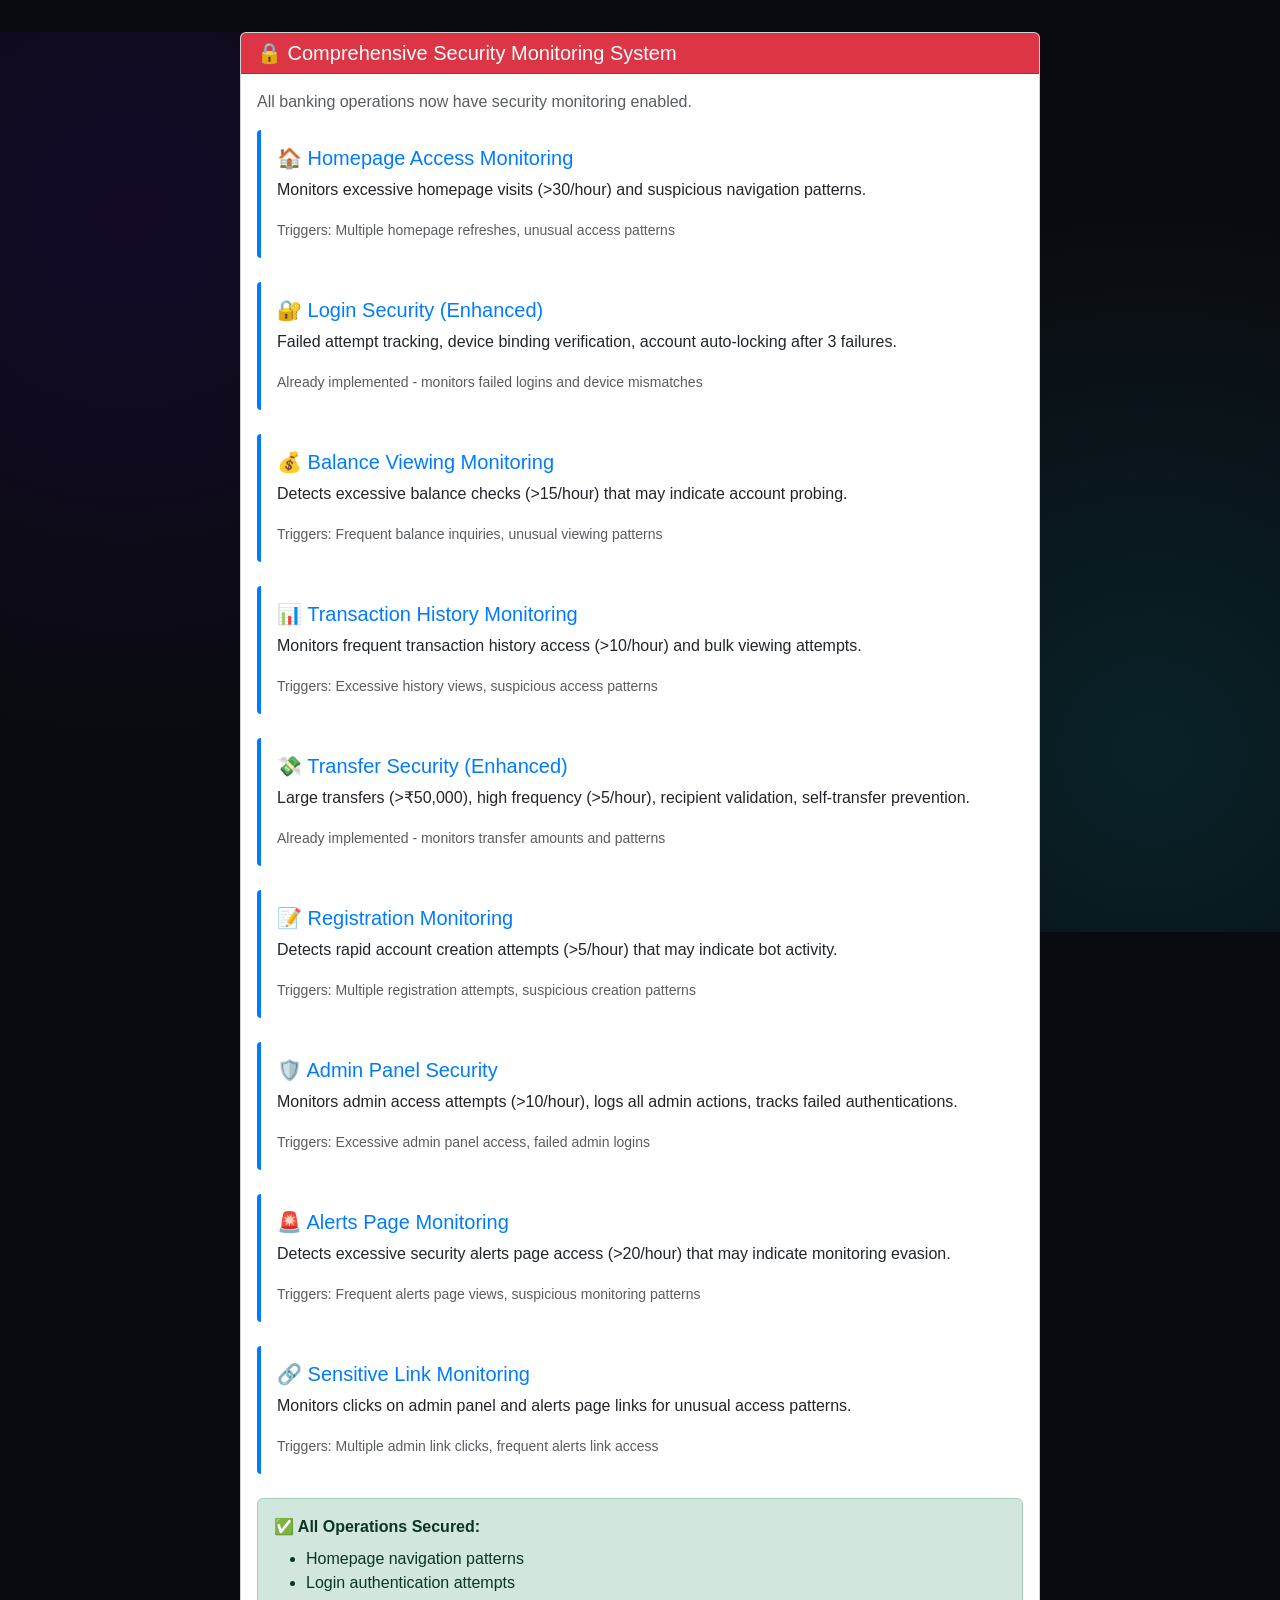
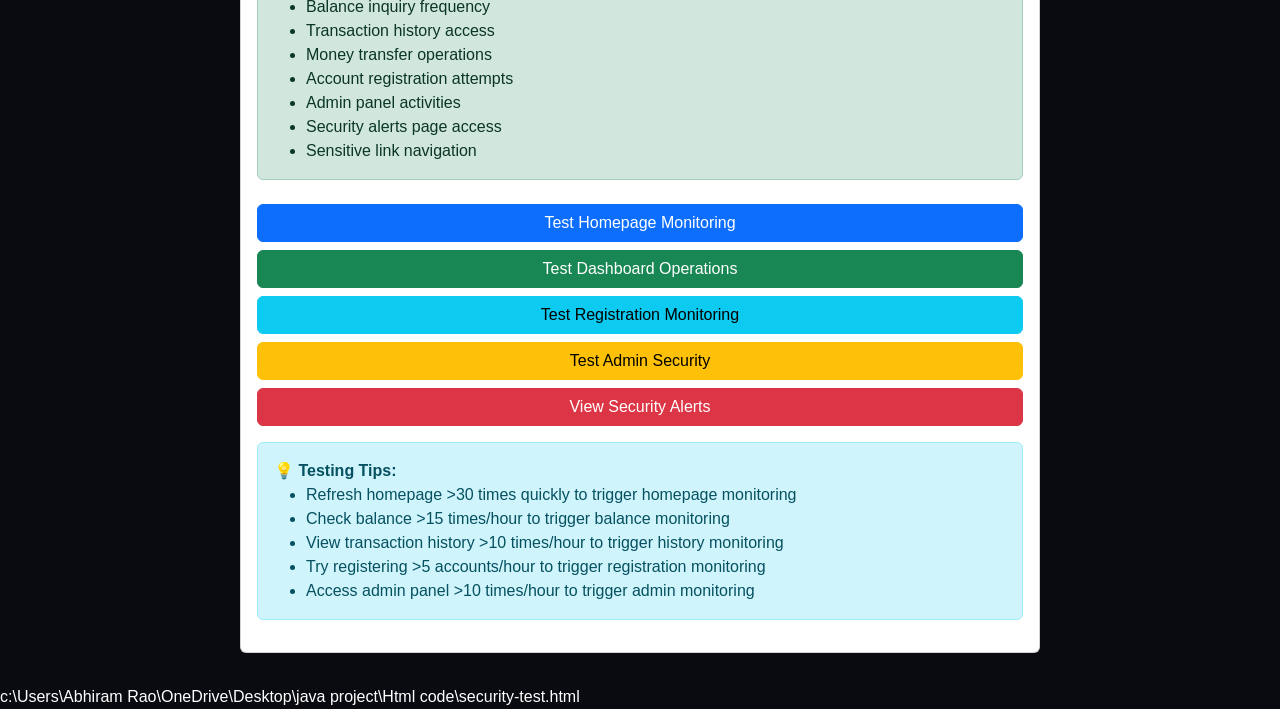
<file: security-test.html>
<!DOCTYPE html>
<html lang="en">
<head>
    <meta charset="UTF-8">
    <meta name="viewport" content="width=device-width, initial-scale=1.0">
    <title>Security Monitoring Test - Neo Bank India</title>
    <link href="https://cdn.jsdelivr.net/npm/bootstrap@5.1.3/dist/css/bootstrap.min.css" rel="stylesheet">
    <link href="style.css" rel="stylesheet">
</head>
<body>
    <div class="container">
        <div class="card test-card">
            <div class="card-header bg-danger text-white">
                <h5 class="mb-0">🔒 Comprehensive Security Monitoring System</h5>
            </div>
            <div class="card-body">
                <p class="text-muted">All banking operations now have security monitoring enabled.</p>

                <div class="security-feature">
                    <h5>🏠 Homepage Access Monitoring</h5>
                    <p>Monitors excessive homepage visits (>30/hour) and suspicious navigation patterns.</p>
                    <small class="text-muted">Triggers: Multiple homepage refreshes, unusual access patterns</small>
                </div>

                <div class="security-feature">
                    <h5>🔐 Login Security (Enhanced)</h5>
                    <p>Failed attempt tracking, device binding verification, account auto-locking after 3 failures.</p>
                    <small class="text-muted">Already implemented - monitors failed logins and device mismatches</small>
                </div>

                <div class="security-feature">
                    <h5>💰 Balance Viewing Monitoring</h5>
                    <p>Detects excessive balance checks (>15/hour) that may indicate account probing.</p>
                    <small class="text-muted">Triggers: Frequent balance inquiries, unusual viewing patterns</small>
                </div>

                <div class="security-feature">
                    <h5>📊 Transaction History Monitoring</h5>
                    <p>Monitors frequent transaction history access (>10/hour) and bulk viewing attempts.</p>
                    <small class="text-muted">Triggers: Excessive history views, suspicious access patterns</small>
                </div>

                <div class="security-feature">
                    <h5>💸 Transfer Security (Enhanced)</h5>
                    <p>Large transfers (>₹50,000), high frequency (>5/hour), recipient validation, self-transfer prevention.</p>
                    <small class="text-muted">Already implemented - monitors transfer amounts and patterns</small>
                </div>

                <div class="security-feature">
                    <h5>📝 Registration Monitoring</h5>
                    <p>Detects rapid account creation attempts (>5/hour) that may indicate bot activity.</p>
                    <small class="text-muted">Triggers: Multiple registration attempts, suspicious creation patterns</small>
                </div>

                <div class="security-feature">
                    <h5>🛡️ Admin Panel Security</h5>
                    <p>Monitors admin access attempts (>10/hour), logs all admin actions, tracks failed authentications.</p>
                    <small class="text-muted">Triggers: Excessive admin panel access, failed admin logins</small>
                </div>

                <div class="security-feature">
                    <h5>🚨 Alerts Page Monitoring</h5>
                    <p>Detects excessive security alerts page access (>20/hour) that may indicate monitoring evasion.</p>
                    <small class="text-muted">Triggers: Frequent alerts page views, suspicious monitoring patterns</small>
                </div>

                <div class="security-feature">
                    <h5>🔗 Sensitive Link Monitoring</h5>
                    <p>Monitors clicks on admin panel and alerts page links for unusual access patterns.</p>
                    <small class="text-muted">Triggers: Multiple admin link clicks, frequent alerts link access</small>
                </div>

                <div class="alert alert-success mt-4">
                    <strong>✅ All Operations Secured:</strong>
                    <ul class="mb-0 mt-2">
                        <li>Homepage navigation patterns</li>
                        <li>Login authentication attempts</li>
                        <li>Balance inquiry frequency</li>
                        <li>Transaction history access</li>
                        <li>Money transfer operations</li>
                        <li>Account registration attempts</li>
                        <li>Admin panel activities</li>
                        <li>Security alerts page access</li>
                        <li>Sensitive link navigation</li>
                    </ul>
                </div>

                <div class="d-grid gap-2 mt-4">
                    <a href="indexlogin.html" class="btn btn-primary">Test Homepage Monitoring</a>
                    <a href="dashboard.html" class="btn btn-success">Test Dashboard Operations</a>
                    <a href="registration.html" class="btn btn-info">Test Registration Monitoring</a>
                    <a href="admin-unlock.html" class="btn btn-warning">Test Admin Security</a>
                    <a href="suspicious-alert.html" class="btn btn-danger">View Security Alerts</a>
                </div>

                <div class="alert alert-info mt-3">
                    <strong>💡 Testing Tips:</strong>
                    <ul class="mb-0">
                        <li>Refresh homepage >30 times quickly to trigger homepage monitoring</li>
                        <li>Check balance >15 times/hour to trigger balance monitoring</li>
                        <li>View transaction history >10 times/hour to trigger history monitoring</li>
                        <li>Try registering >5 accounts/hour to trigger registration monitoring</li>
                        <li>Access admin panel >10 times/hour to trigger admin monitoring</li>
                    </ul>
                </div>
            </div>
        </div>
    </div>

    <script src="https://cdn.jsdelivr.net/npm/bootstrap@5.1.3/dist/js/bootstrap.bundle.min.js"></script>
</body>
</html></content>
<parameter name="filePath">c:\Users\Abhiram Rao\OneDrive\Desktop\java project\Html code\security-test.html
</file>
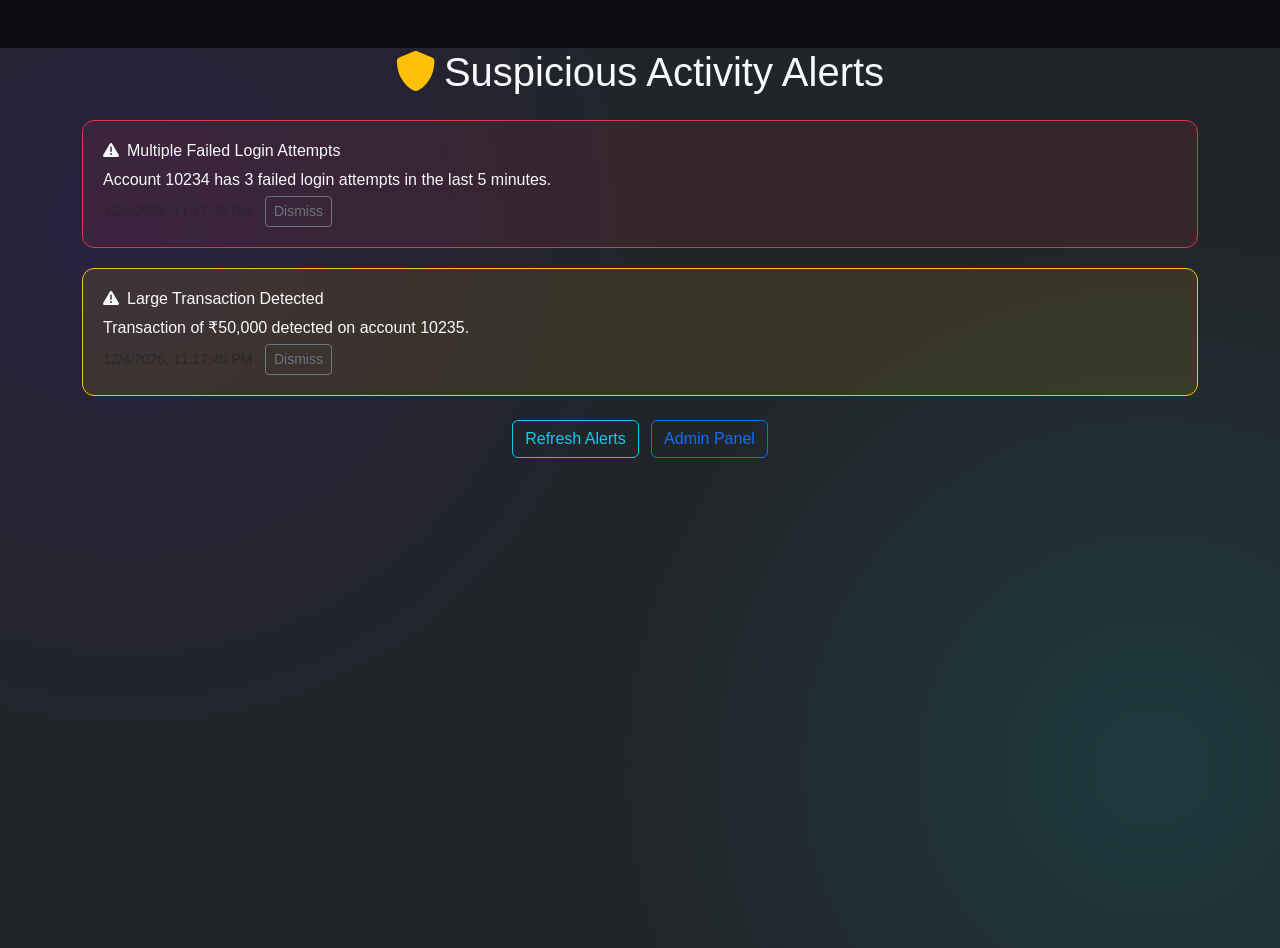
<file: suspicious-alert.html>
<!DOCTYPE html>
<html lang="en">
<head>
    <meta charset="UTF-8">
    <meta name="viewport" content="width=device-width, initial-scale=1.0">
    <title>Neo Bank | Suspicious Activity Alert</title>
    <link href="https://cdn.jsdelivr.net/npm/bootstrap@5.3.3/dist/css/bootstrap.min.css" rel="stylesheet">
    <link href="https://cdnjs.cloudflare.com/ajax/libs/font-awesome/6.0.0/css/all.min.css" rel="stylesheet">
    <link href="style.css" rel="stylesheet">
</head>
<body class="bg-dark text-light">
    <div class="container mt-5">
        <h1 class="text-center mb-4"><i class="fas fa-shield-alt text-warning me-2"></i>Suspicious Activity Alerts</h1>

        <div id="alerts-container">
            <!-- Alerts will be loaded here -->
        </div>

        <div class="text-center mt-4">
            <button id="refresh-btn" class="btn btn-outline-info">Refresh Alerts</button>
            <a href="admin-unlock.html" class="btn btn-outline-primary ms-2">Admin Panel</a>
        </div>
    </div>

    <script src="https://code.jquery.com/jquery-3.7.1.min.js"></script>
    <script src="https://cdn.jsdelivr.net/npm/bootstrap@5.3.3/dist/js/bootstrap.bundle.min.js"></script>
    <script src="suspicious.js"></script>
    <script src="main.js"></script>
</body>
</html>
</file>
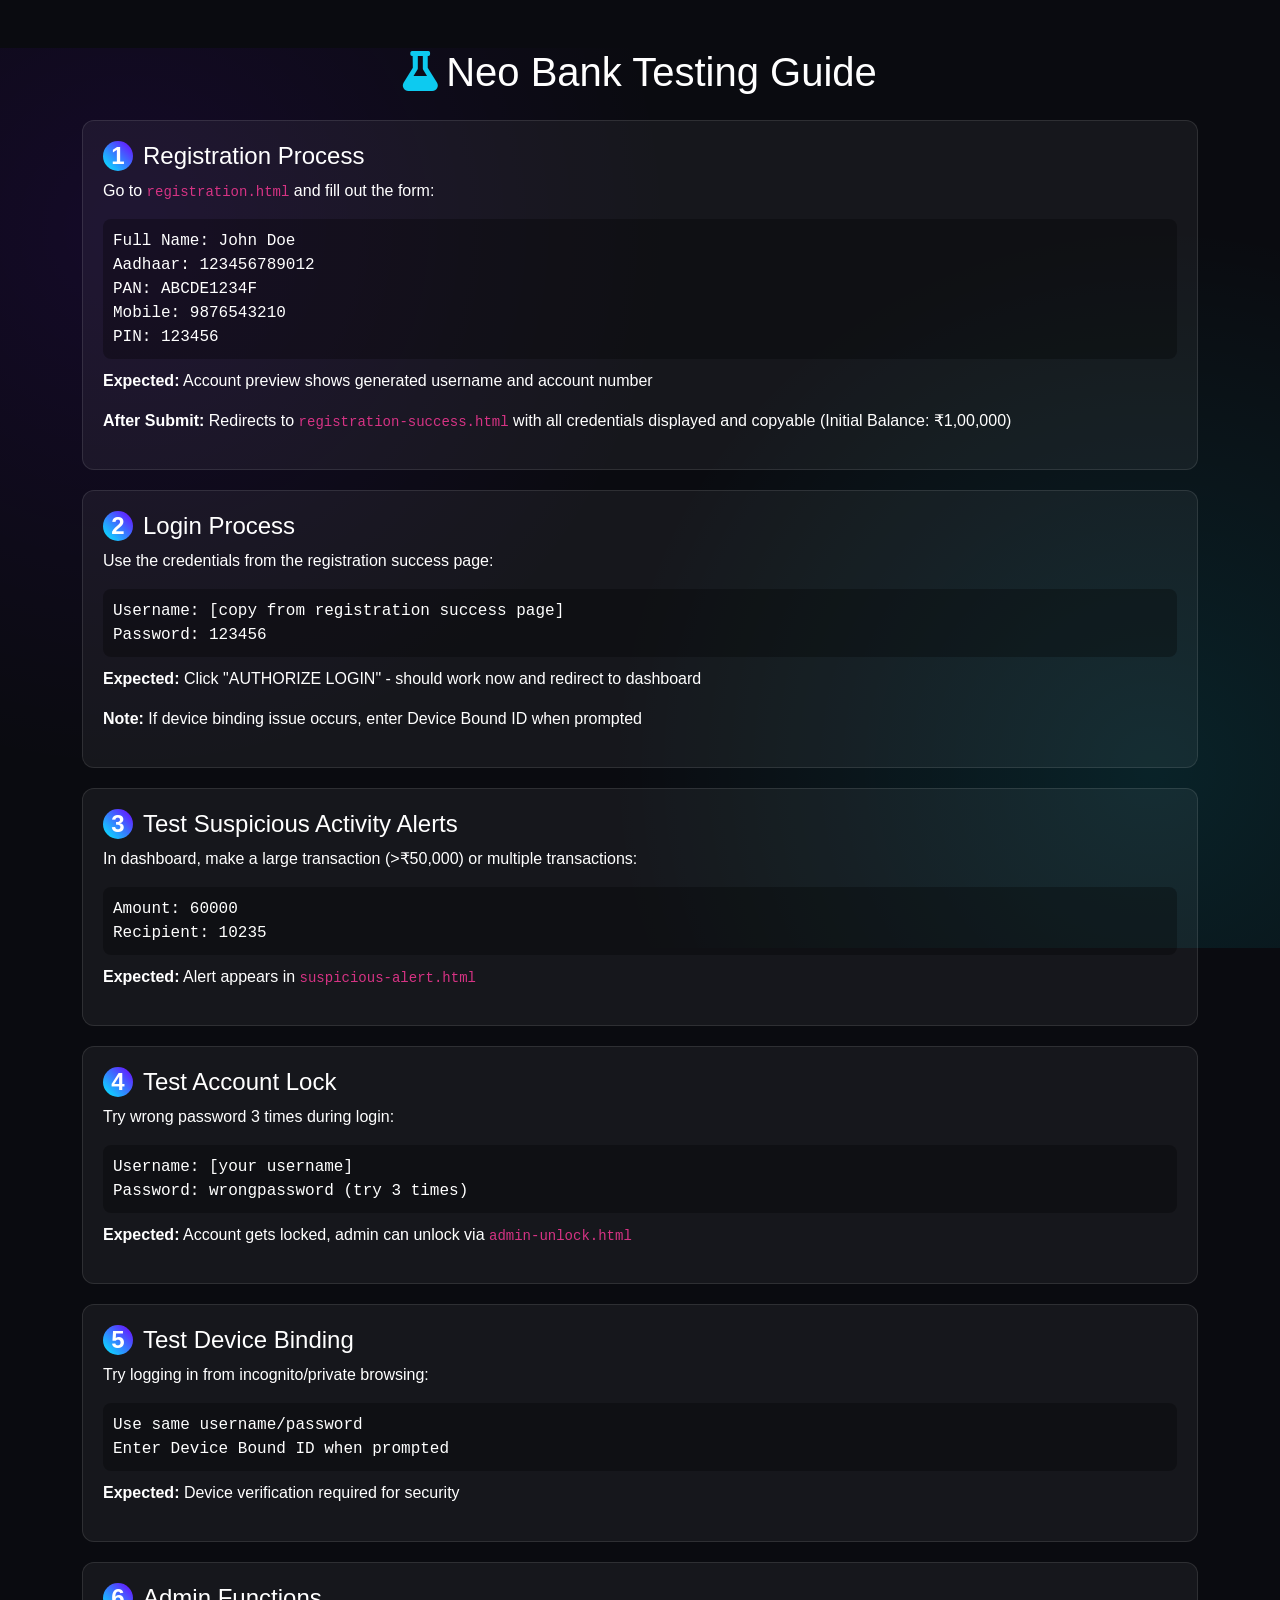
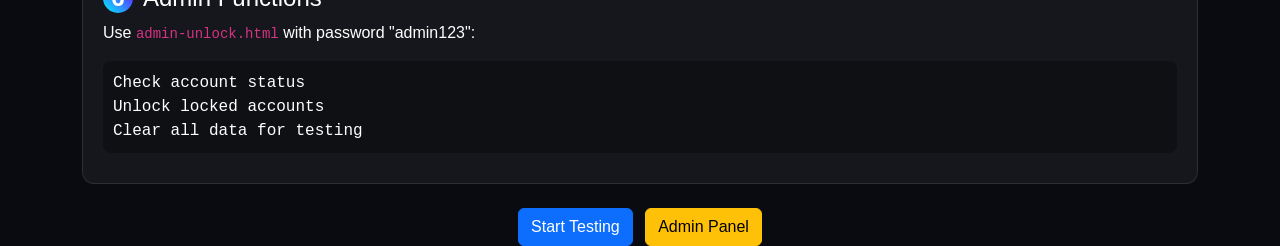
<file: testing-guide.html>
<!DOCTYPE html>
<html lang="en">
<head>
    <meta charset="UTF-8">
    <meta name="viewport" content="width=device-width, initial-scale=1.0">
    <title>Neo Bank | Testing Guide</title>
    <link href="https://cdn.jsdelivr.net/npm/bootstrap@5.3.3/dist/css/bootstrap.min.css" rel="stylesheet">
    <link href="https://cdnjs.cloudflare.com/ajax/libs/font-awesome/6.0.0/css/all.min.css" rel="stylesheet">
    <link href="style.css" rel="stylesheet">
</head>
<body>
    <div class="container mt-5">
        <h1 class="text-center mb-4"><i class="fas fa-flask text-info me-2"></i>Neo Bank Testing Guide</h1>

        <div class="step-card">
            <h4><span class="step-number">1</span>Registration Process</h4>
            <p>Go to <code>registration.html</code> and fill out the form:</p>
            <div class="code-snippet">
                Full Name: John Doe<br>
                Aadhaar: 123456789012<br>
                PAN: ABCDE1234F<br>
                Mobile: 9876543210<br>
                PIN: 123456
            </div>
            <p><strong>Expected:</strong> Account preview shows generated username and account number</p>
            <p><strong>After Submit:</strong> Redirects to <code>registration-success.html</code> with all credentials displayed and copyable (Initial Balance: ₹1,00,000)</p>
        </div>

        <div class="step-card">
            <h4><span class="step-number">2</span>Login Process</h4>
            <p>Use the credentials from the registration success page:</p>
            <div class="code-snippet">
                Username: [copy from registration success page]<br>
                Password: 123456
            </div>
            <p><strong>Expected:</strong> Click "AUTHORIZE LOGIN" - should work now and redirect to dashboard</p>
            <p><strong>Note:</strong> If device binding issue occurs, enter Device Bound ID when prompted</p>
        </div>

        <div class="step-card">
            <h4><span class="step-number">3</span>Test Suspicious Activity Alerts</h4>
            <p>In dashboard, make a large transaction (>₹50,000) or multiple transactions:</p>
            <div class="code-snippet">
                Amount: 60000<br>
                Recipient: 10235
            </div>
            <p><strong>Expected:</strong> Alert appears in <code>suspicious-alert.html</code></p>
        </div>

        <div class="step-card">
            <h4><span class="step-number">4</span>Test Account Lock</h4>
            <p>Try wrong password 3 times during login:</p>
            <div class="code-snippet">
                Username: [your username]<br>
                Password: wrongpassword (try 3 times)
            </div>
            <p><strong>Expected:</strong> Account gets locked, admin can unlock via <code>admin-unlock.html</code></p>
        </div>

        <div class="step-card">
            <h4><span class="step-number">5</span>Test Device Binding</h4>
            <p>Try logging in from incognito/private browsing:</p>
            <div class="code-snippet">
                Use same username/password<br>
                Enter Device Bound ID when prompted
            </div>
            <p><strong>Expected:</strong> Device verification required for security</p>
        </div>

        <div class="step-card">
            <h4><span class="step-number">6</span>Admin Functions</h4>
            <p>Use <code>admin-unlock.html</code> with password "admin123":</p>
            <div class="code-snippet">
                Check account status<br>
                Unlock locked accounts<br>
                Clear all data for testing
            </div>
        </div>

        <div class="text-center mt-4">
            <a href="indexlogin.html" class="btn btn-primary">Start Testing</a>
            <a href="admin-unlock.html" class="btn btn-warning ms-2">Admin Panel</a>
        </div>
    </div>
</body>
</html>
</file>
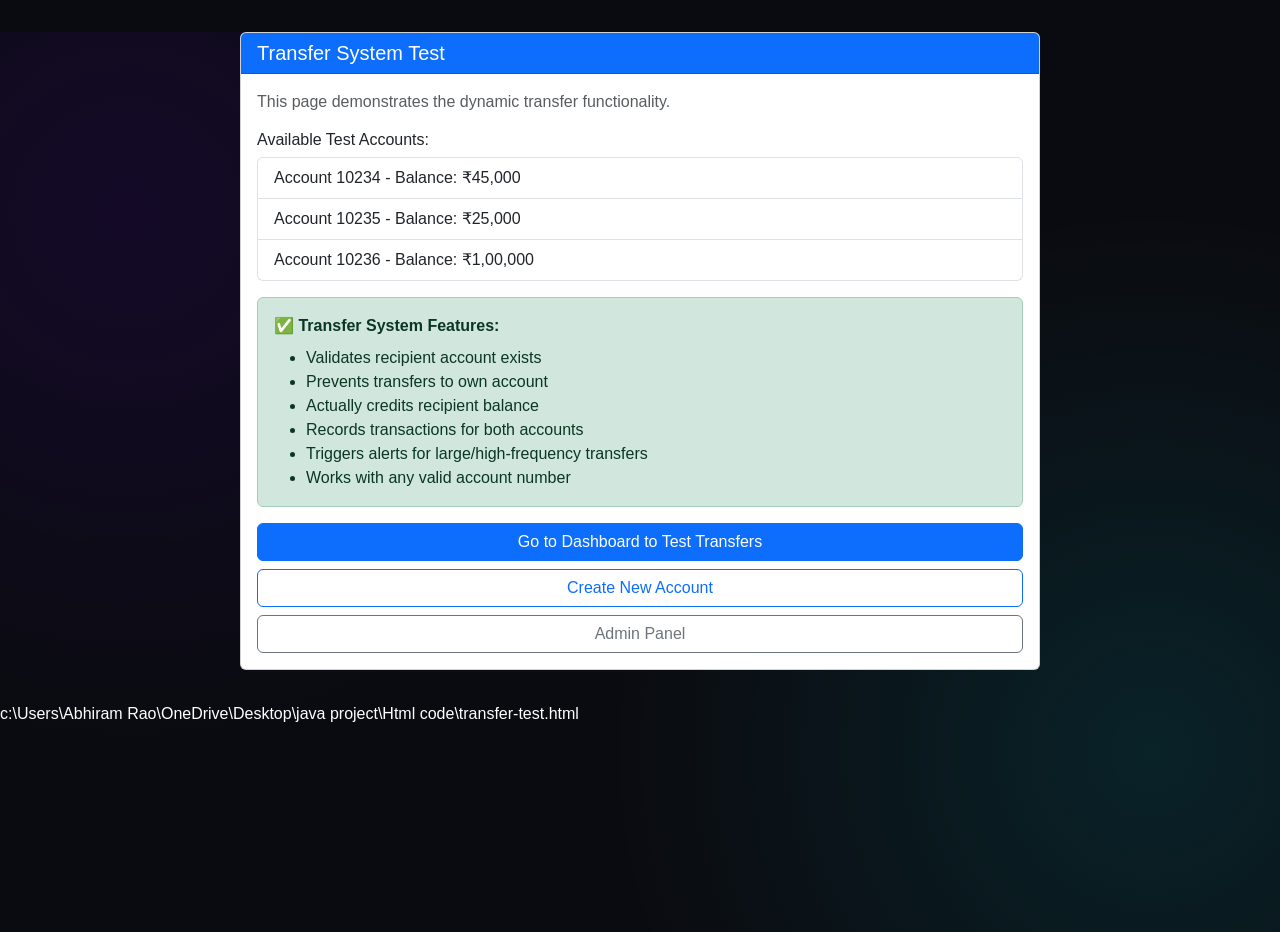
<file: transfer-test.html>
<!DOCTYPE html>
<html lang="en">
<head>
    <meta charset="UTF-8">
    <meta name="viewport" content="width=device-width, initial-scale=1.0">
    <title>Transfer Test - Neo Bank India</title>
    <link href="https://cdn.jsdelivr.net/npm/bootstrap@5.1.3/dist/css/bootstrap.min.css" rel="stylesheet">
    <link href="style.css" rel="stylesheet">
</head>
<body>
    <div class="container">
        <div class="card test-card">
            <div class="card-header bg-primary text-white">
                <h5 class="mb-0">Transfer System Test</h5>
            </div>
            <div class="card-body">
                <p class="text-muted">This page demonstrates the dynamic transfer functionality.</p>

                <h6>Available Test Accounts:</h6>
                <ul class="list-group mb-3">
                    <li class="list-group-item">Account 10234 - Balance: ₹45,000</li>
                    <li class="list-group-item">Account 10235 - Balance: ₹25,000</li>
                    <li class="list-group-item">Account 10236 - Balance: ₹1,00,000</li>
                </ul>

                <div class="alert alert-success">
                    <strong>✅ Transfer System Features:</strong>
                    <ul class="mb-0 mt-2">
                        <li>Validates recipient account exists</li>
                        <li>Prevents transfers to own account</li>
                        <li>Actually credits recipient balance</li>
                        <li>Records transactions for both accounts</li>
                        <li>Triggers alerts for large/high-frequency transfers</li>
                        <li>Works with any valid account number</li>
                    </ul>
                </div>

                <div class="d-grid gap-2">
                    <a href="dashboard.html" class="btn btn-primary">Go to Dashboard to Test Transfers</a>
                    <a href="registration.html" class="btn btn-outline-primary">Create New Account</a>
                    <a href="admin-unlock.html" class="btn btn-outline-secondary">Admin Panel</a>
                </div>
            </div>
        </div>
    </div>

    <script src="https://cdn.jsdelivr.net/npm/bootstrap@5.1.3/dist/js/bootstrap.bundle.min.js"></script>
</body>
</html></content>
<parameter name="filePath">c:\Users\Abhiram Rao\OneDrive\Desktop\java project\Html code\transfer-test.html
</file>
<file: style.css>
:root {
            --primary-neon: #00f2ff;
            --secondary-neon: #7000ff;
            --dark-bg: #0a0b10;
            --card-bg: rgba(255, 255, 255, 0.05);
            --text-main: #ffffff;
        }

        body {
            background-color: var(--dark-bg);
            background-image: 
                radial-gradient(circle at 10% 20%, rgba(112, 0, 255, 0.1) 0%, transparent 40%),
                radial-gradient(circle at 90% 80%, rgba(0, 242, 255, 0.1) 0%, transparent 40%);
            color: var(--text-main);
            font-family: 'Segoe UI', Roboto, Helvetica, Arial, sans-serif;
            overflow-x: hidden;
        }

        /* Hero Background Image */
        #wrapper {
            background: url('https://images.unsplash.com/photo-1639762681485-074b7f938ba0?auto=format&fit=crop&q=80&w=2000') no-repeat center center fixed;
            background-size: cover;
            min-height: 100vh;
        }

        /* Glassmorphism Header */
        header {
            background: rgba(10, 11, 16, 0.8);
            backdrop-filter: blur(10px);
            border-bottom: 1px solid rgba(0, 242, 255, 0.3);
            padding: 15px 0;
        }

        .neo-logo {
            font-size: 1.8rem;
            font-weight: 800;
            letter-spacing: -1px;
            background: linear-gradient(90deg, var(--primary-neon), var(--secondary-neon));
            -webkit-background-clip: text;
            -webkit-text-fill-color: transparent;
            text-decoration: none;
        }

        /* Navigation */
        .navbar-default {
            background: rgba(255, 255, 255, 0.03);
            backdrop-filter: blur(5px);
            border-bottom: 1px solid rgba(255, 255, 255, 0.1);
        }
        .nav-link { color: #ccc !important; font-size: 0.9rem; transition: 0.3s; }
        .nav-link:hover { color: var(--primary-neon) !important; }

        /* Modern Banking Cards */
        .banking_section {
            background: var(--card-bg);
            backdrop-filter: blur(15px);
            border: 1px solid rgba(255, 255, 255, 0.1);
            border-radius: 20px;
            padding: 40px 20px;
            transition: all 0.4s cubic-bezier(0.175, 0.885, 0.32, 1.275);
            text-align: center;
        }

        .banking_section:hover {
            transform: translateY(-10px);
            border-color: var(--primary-neon);
            box-shadow: 0 0 30px rgba(0, 242, 255, 0.2);
        }

        .personal_highlight {
            color: var(--primary-neon);
            text-transform: uppercase;
            letter-spacing: 2px;
            font-size: 0.8rem;
            display: block;
            margin-bottom: 10px;
        }

        .login--new {
            background: linear-gradient(45deg, var(--secondary-neon), var(--primary-neon));
            color: white;
            padding: 12px 45px;
            border-radius: 50px;
            text-decoration: none;
            font-weight: bold;
            display: inline-block;
            margin: 25px 0;
            box-shadow: 0 4px 15px rgba(112, 0, 255, 0.4);
            transition: 0.3s;
        }

        .login--new:hover {
            box-shadow: 0 6px 25px rgba(0, 242, 255, 0.5);
            color: white;
            transform: scale(1.05);
        }

        /* Useful Links Grid */
        #useful-links .col a {
            color: #aaa;
            text-decoration: none;
            font-size: 0.85rem;
            display: block;
            padding: 10px;
            background: rgba(255, 255, 255, 0.02);
            border-radius: 8px;
            margin-bottom: 10px;
            transition: 0.2s;
        }

        #useful-links .col a:hover {
            background: rgba(0, 242, 255, 0.1);
            color: var(--primary-neon);
        }

        .new_blink {
            color: #ffde00;
            animation: pulse 1.5s infinite;
        }

        @keyframes pulse {
            0% { opacity: 1; }
            50% { opacity: 0.5; }
            100% { opacity: 1; }
        }

        footer {
            background: #050508;
            border-top: 1px solid rgba(255, 255, 255, 0.05);
            padding: 40px 0;
            margin-top: 50px;
        }

/* ===== DASHBOARD STYLES ===== */
.dashboard-card {
    background: rgba(255, 255, 255, 0.05);
    border: 1px solid rgba(255, 255, 255, 0.1);
    border-radius: 12px;
    padding: 20px;
    margin-bottom: 20px;
}
.balance-display {
    font-size: 2rem;
    font-weight: bold;
    color: #00f2ff;
}

/* ===== LOGIN PAGE STYLES ===== */
:root {
    --neon-blue: #00f2ff;
    --neon-purple: #7000ff;
    --glass-bg: rgba(255, 255, 255, 0.07);
    --glass-border: rgba(255, 255, 255, 0.15);
}

body, html {
    height: 100%;
    margin: 0;
    background-color: #0a0b10;
    color: white;
    font-family: 'Segoe UI', sans-serif;
}

/* Background with high-tech finance imagery */
.login-wrapper {
    background: linear-gradient(rgba(10, 11, 16, 0.85), rgba(10, 11, 16, 0.85)),
                url('https://images.unsplash.com/photo-1563986768609-322da13575f3?auto=format&fit=crop&q=80&w=1920');
    background-size: cover;
    background-position: center;
    height: 100vh;
    display: flex;
    align-items: center;
    justify-content: center;
}

.login-card {
    background: var(--glass-bg);
    backdrop-filter: blur(20px);
    border: 1px solid var(--glass-border);
    border-radius: 24px;
    padding: 50px 40px;
    width: 100%;
    max-width: 400px;
    box-shadow: 0 0 40px rgba(0,0,0,0.5);
    text-align: center;
}

.neo-logo {
    font-size: 2.2rem;
    font-weight: 800;
    background: linear-gradient(90deg, var(--neon-blue), var(--neon-purple));
    -webkit-background-clip: text;
    -webkit-text-fill-color: transparent;
    margin-bottom: 5px;
    display: block;
    text-decoration: none;
}

.tagline {
    color: #888;
    font-size: 0.8rem;
    letter-spacing: 2px;
    margin-bottom: 35px;
    text-transform: uppercase;
}

.form-group {
    position: relative;
    margin-bottom: 20px;
    text-align: left;
}

.form-control {
    background: rgba(0, 0, 0, 0.3);
    border: 1px solid var(--glass-border);
    color: #fff;
    padding: 14px 15px 14px 45px;
    border-radius: 12px;
}

.form-control:focus {
    background: rgba(0, 0, 0, 0.5);
    border-color: var(--neon-blue);
    box-shadow: 0 0 15px rgba(0, 242, 255, 0.2);
    color: #fff;
}

.input-icon {
    position: absolute;
    left: 15px;
    top: 50%;
    transform: translateY(-50%);
    color: var(--neon-blue);
}

.btn-login {
    background: linear-gradient(45deg, var(--neon-purple), var(--neon-blue));
    border: none;
    padding: 14px;
    width: 100%;
    border-radius: 12px;
    font-weight: bold;
    color: white;
    margin-top: 10px;
    transition: 0.3s;
}

.btn-login:hover {
    box-shadow: 0 0 25px rgba(112, 0, 255, 0.5);
    transform: translateY(-2px);
}

.utility-links {
    margin-top: 25px;
    font-size: 0.85rem;
}

.utility-links a {
    color: #aaa;
    text-decoration: none;
    transition: 0.2s;
}

.utility-links a:hover {
    color: var(--neon-blue);
}

/* Virtual Keyboard hint - similar to the original SBI file style */
.security-hint {
    font-size: 0.75rem;
    color: #666;
    margin-top: 15px;
}

/* ===== REGISTRATION PAGE STYLES ===== */
.bg-container {
    background: linear-gradient(rgba(10, 11, 16, 0.85), rgba(10, 11, 16, 0.85)),
                url('https://images.unsplash.com/photo-1550751827-4bd374c3f58b?auto=format&fit=crop&q=80&w=1920');
    background-size: cover;
    background-position: center;
    min-height: 100vh;
    display: flex;
    align-items: center;
    justify-content: center;
    padding: 40px 0;
}

.registration-card {
    background: var(--glass-bg);
    backdrop-filter: blur(20px);
    -webkit-backdrop-filter: blur(20px);
    border: 1px solid var(--glass-border);
    border-radius: 24px;
    padding: 40px;
    width: 100%;
    max-width: 500px;
    box-shadow: 0 25px 50px rgba(0,0,0,0.6);
}

.brand-logo {
    font-size: 2.2rem;
    font-weight: 800;
    background: linear-gradient(90deg, var(--neon-blue), var(--neon-purple));
    -webkit-background-clip: text;
    -webkit-text-fill-color: transparent;
    text-align: center;
    display: block;
    text-decoration: none;
}

.security-badge {
    background: rgba(0, 242, 255, 0.1);
    color: var(--neon-blue);
    font-size: 0.7rem;
    padding: 4px 12px;
    border-radius: 50px;
    border: 1px solid rgba(0, 242, 255, 0.3);
    text-transform: uppercase;
    letter-spacing: 1px;
}

.form-label {
    color: #aaa;
    font-size: 0.8rem;
    margin-bottom: 8px;
    font-weight: 600;
}

.input-group {
    background: rgba(0, 0, 0, 0.3);
    border-radius: 12px;
    border: 1px solid var(--glass-border);
    overflow: hidden;
    transition: 0.3s;
}

.input-group:focus-within {
    border-color: var(--neon-blue);
    box-shadow: 0 0 15px rgba(0, 242, 255, 0.2);
}

.input-group-text {
    background: transparent;
    border: none;
    color: var(--neon-blue);
    padding-left: 15px;
}

/* ===== ADMIN UNLOCK STYLES ===== */
.unlock-card {
    background: rgba(255, 255, 255, 0.05);
    border: 1px solid rgba(255, 255, 255, 0.1);
    border-radius: 12px;
    padding: 20px;
    margin-bottom: 20px;
}
.status-locked {
    color: #dc3545;
}
.status-active {
    color: #28a745;
}

/* ===== SUSPICIOUS ALERTS STYLES ===== */
.alert-card {
    background: rgba(255, 255, 255, 0.05);
    border: 1px solid rgba(255, 255, 255, 0.1);
    border-radius: 12px;
    padding: 20px;
    margin-bottom: 20px;
}
.alert-danger {
    background: rgba(220, 53, 69, 0.1);
    border-color: #dc3545;
}
.alert-warning {
    background: rgba(255, 193, 7, 0.1);
    border-color: #ffc107;
}

/* ===== TEST PAGES STYLES ===== */
.test-card { max-width: 800px; margin: 2rem auto; }
.security-feature {
    margin-bottom: 1.5rem;
    padding: 1rem;
    border-left: 4px solid #007bff;
    background: white;
    border-radius: 0.25rem;
}
.security-feature h5 {
    color: #007bff;
    margin-bottom: 0.5rem;
}
.transfer-test-card { max-width: 600px; margin: 2rem auto; }

/* Admin Unlock Styles */
.unlock-card {
    background: rgba(255, 255, 255, 0.05);
    border: 1px solid rgba(255, 255, 255, 0.1);
    border-radius: 12px;
    padding: 20px;
    margin-bottom: 20px;
}
.status-locked {
    color: #dc3545;
}
.status-active {
    color: #28a745;
}

/* Suspicious Alerts Styles */
.alert-card {
    background: rgba(255, 255, 255, 0.05);
    border: 1px solid rgba(255, 255, 255, 0.1);
    border-radius: 12px;
    padding: 20px;
    margin-bottom: 20px;
}
.alert-danger {
    background: rgba(220, 53, 69, 0.1);
    border-color: #dc3545;
}
.alert-warning {
    background: rgba(255, 193, 7, 0.1);
    border-color: #ffc107;
}

/* Security Test Styles */
.security-test-card { max-width: 800px; margin: 2rem auto; }
.security-feature { margin-bottom: 1.5rem; padding: 1rem; border-left: 4px solid #007bff; background: white; border-radius: 0.25rem; }
.security-feature h5 { color: #007bff; margin-bottom: 0.5rem; }

/* Homepage Cyber Notice */
.cyber-notice {
    background: rgba(0,242,255,0.05) !important;
}

/* Registration Success Styles */
.success-container {
    background: linear-gradient(rgba(10, 11, 16, 0.85), rgba(10, 11, 16, 0.85)),
                url('https://images.unsplash.com/photo-1550751827-4bd374c3f58b?auto=format&fit=crop&q=80&w=1920');
    background-size: cover;
    background-position: center;
    min-height: 100vh;
    display: flex;
    align-items: center;
    justify-content: center;
    padding: 40px 0;
}

.success-card {
    background: var(--glass-bg);
    backdrop-filter: blur(20px);
    -webkit-backdrop-filter: blur(20px);
    border: 1px solid var(--glass-border);
    border-radius: 24px;
    padding: 40px;
    width: 100%;
    max-width: 600px;
    box-shadow: 0 25px 50px rgba(0,0,0,0.6);
    text-align: center;
}

.success-icon {
    font-size: 4rem;
    color: #28a745;
    margin-bottom: 20px;
}

.credential-box {
    background: rgba(0, 0, 0, 0.3);
    border: 1px solid var(--glass-border);
    border-radius: 12px;
    padding: 20px;
    margin: 20px 0;
    text-align: left;
}

.credential-item {
    display: flex;
    justify-content: space-between;
    align-items: center;
    padding: 8px 0;
    border-bottom: 1px solid rgba(255,255,255,0.1);
}

.credential-item:last-child {
    border-bottom: none;
}

.credential-label {
    font-weight: 600;
    color: #aaa;
}

.credential-value {
    font-family: 'Courier New', monospace;
    background: rgba(0, 242, 255, 0.1);
    padding: 4px 8px;
    border-radius: 4px;
    color: var(--neon-blue);
    cursor: pointer;
    transition: 0.2s;
}

.credential-value:hover {
    background: rgba(0, 242, 255, 0.2);
}

.warning-box {
    background: rgba(255, 193, 7, 0.1);
    border: 1px solid #ffc107;
    border-radius: 8px;
    padding: 15px;
    margin: 20px 0;
}

.warning-box .fas {
    color: #ffc107;
    margin-right: 10px;
}

/* Testing Guide Styles */
.step-card { background: rgba(255,255,255,0.05); border: 1px solid rgba(255,255,255,0.1); border-radius: 12px; padding: 20px; margin-bottom: 20px; }
.step-number { background: linear-gradient(45deg, #00f2ff, #7000ff); color: white; width: 30px; height: 30px; border-radius: 50%; display: inline-flex; align-items: center; justify-content: center; font-weight: bold; margin-right: 10px; }
.code-snippet { background: rgba(0,0,0,0.3); padding: 10px; border-radius: 8px; font-family: monospace; margin: 10px 0; }

/* Registration Form Styles */
.pin-hint { font-size: 0.7rem; color: #888; }
.account-preview { display: none; }
.hardware-binding { background: rgba(0,0,0,0.4) !important; }
.hardware-binding p { font-size: 0.7rem; }
.device-id-link { cursor: pointer; text-decoration: underline; }
.device-id-group { display: none; }
</file>
